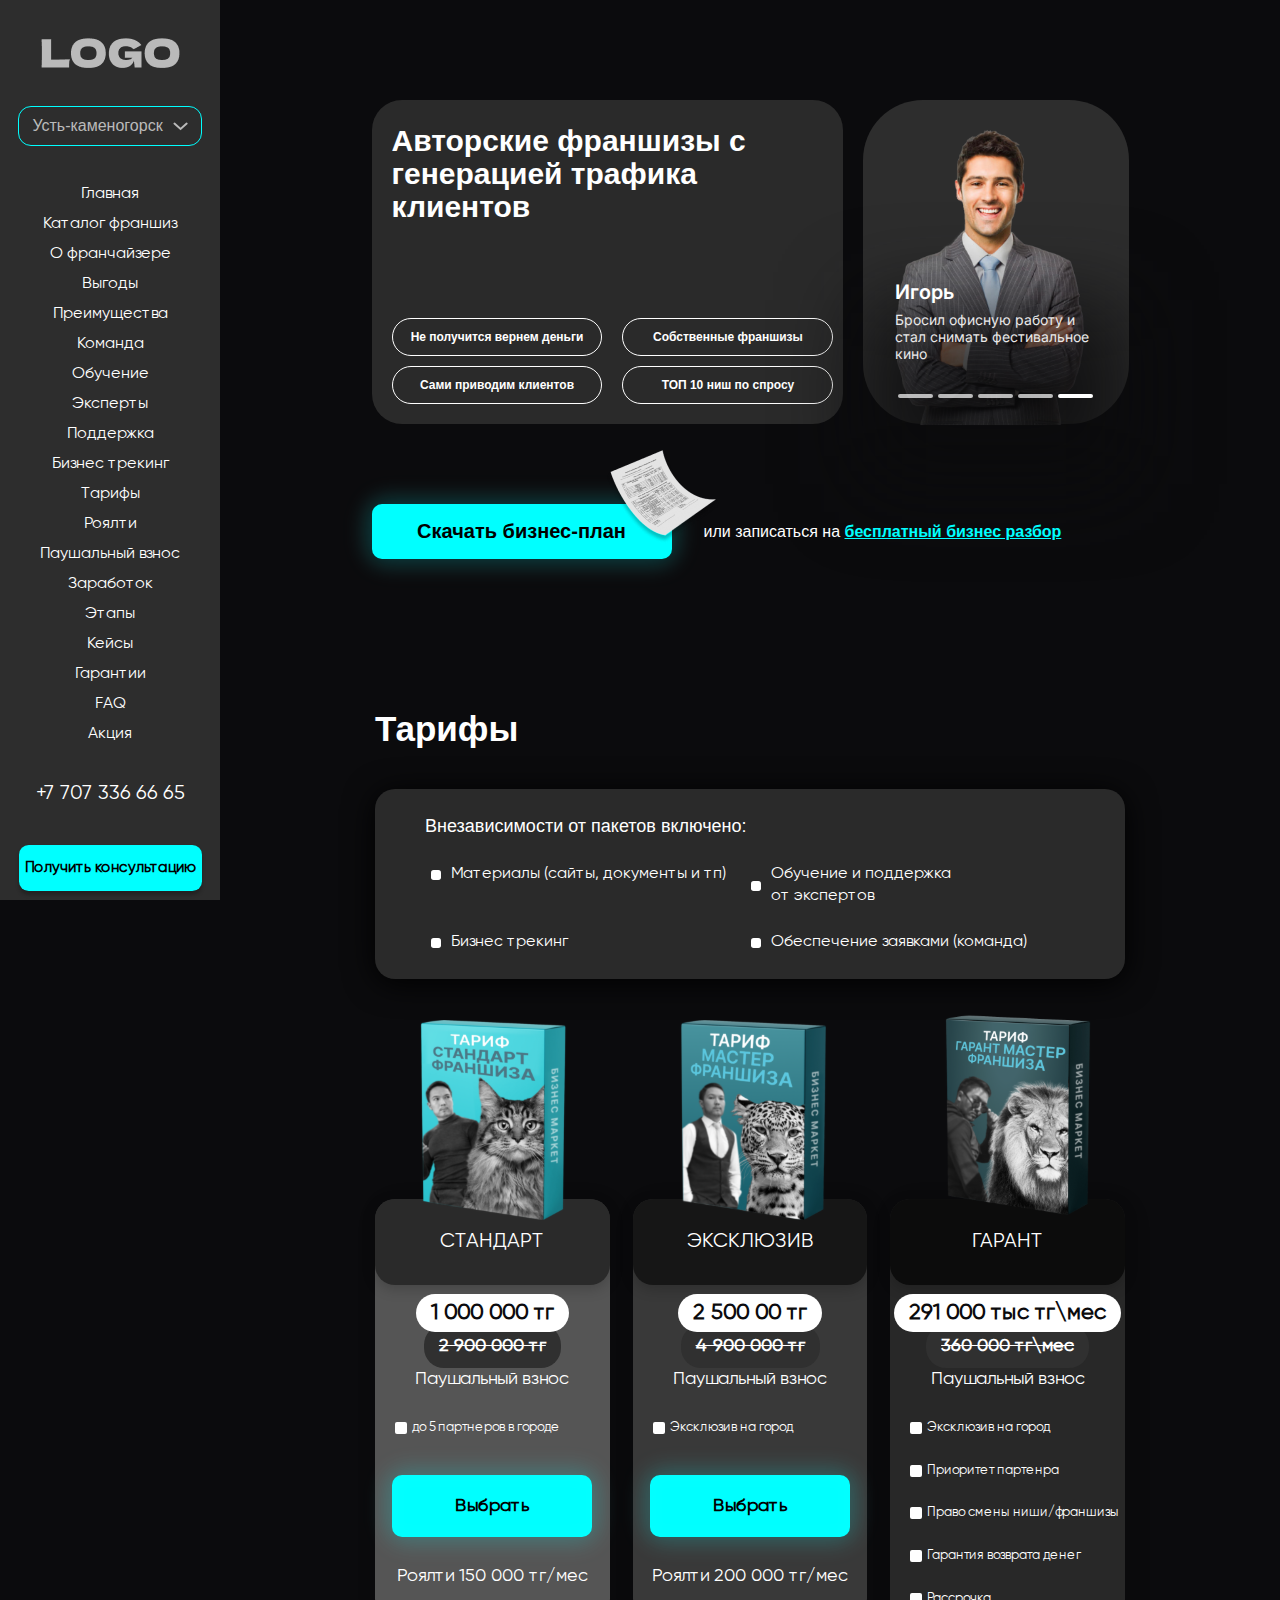
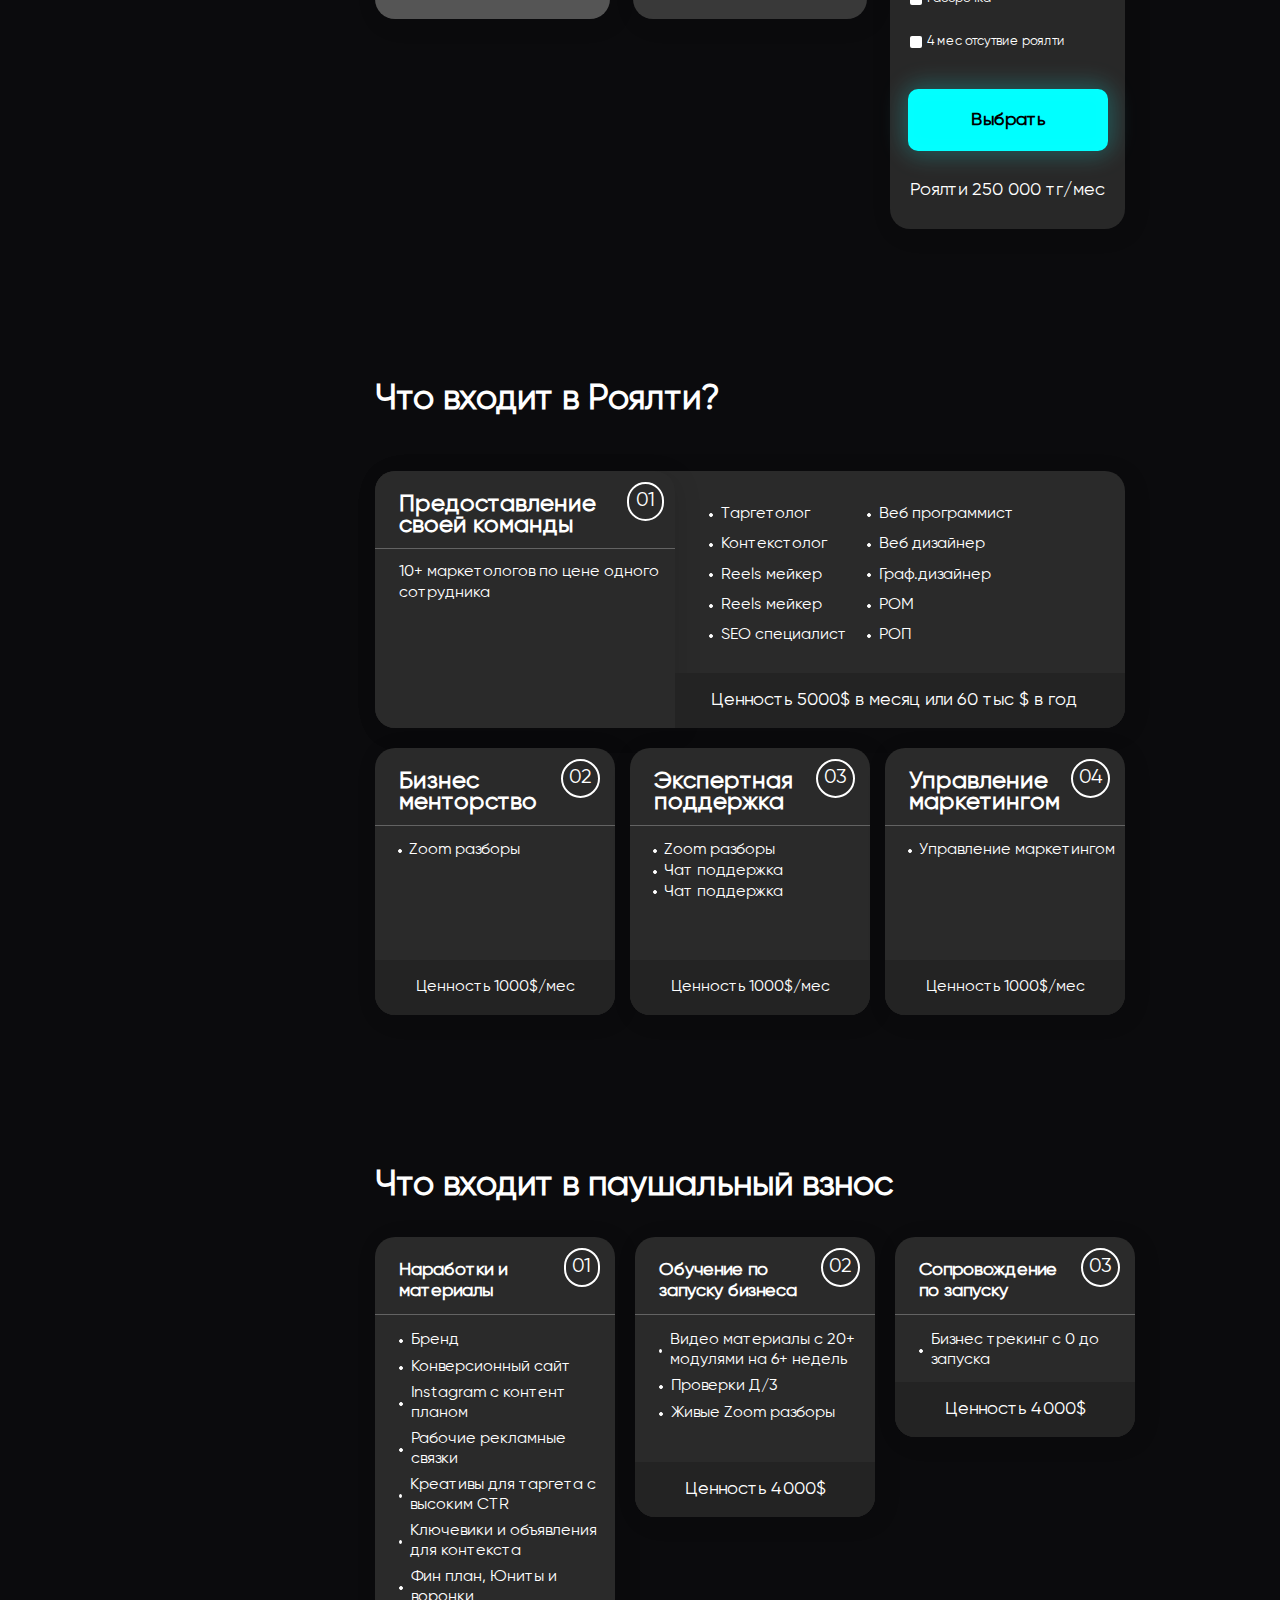
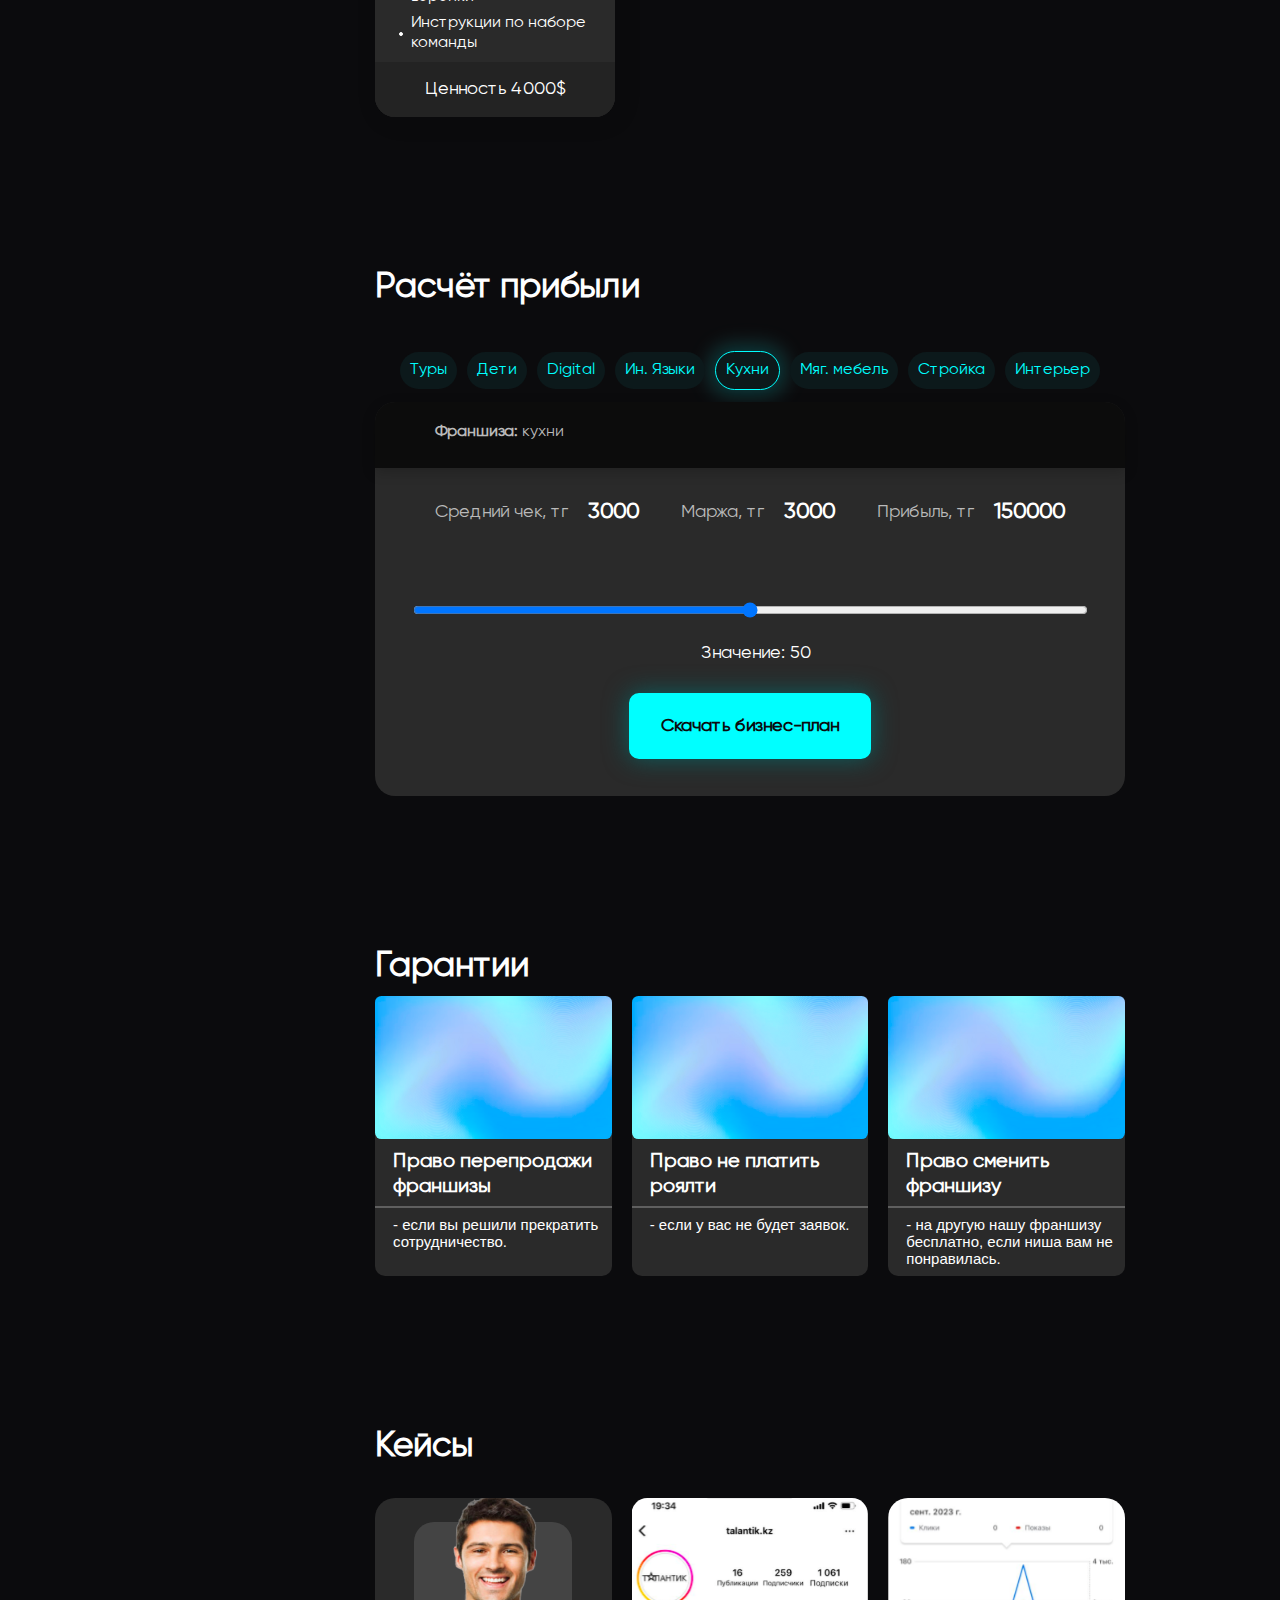
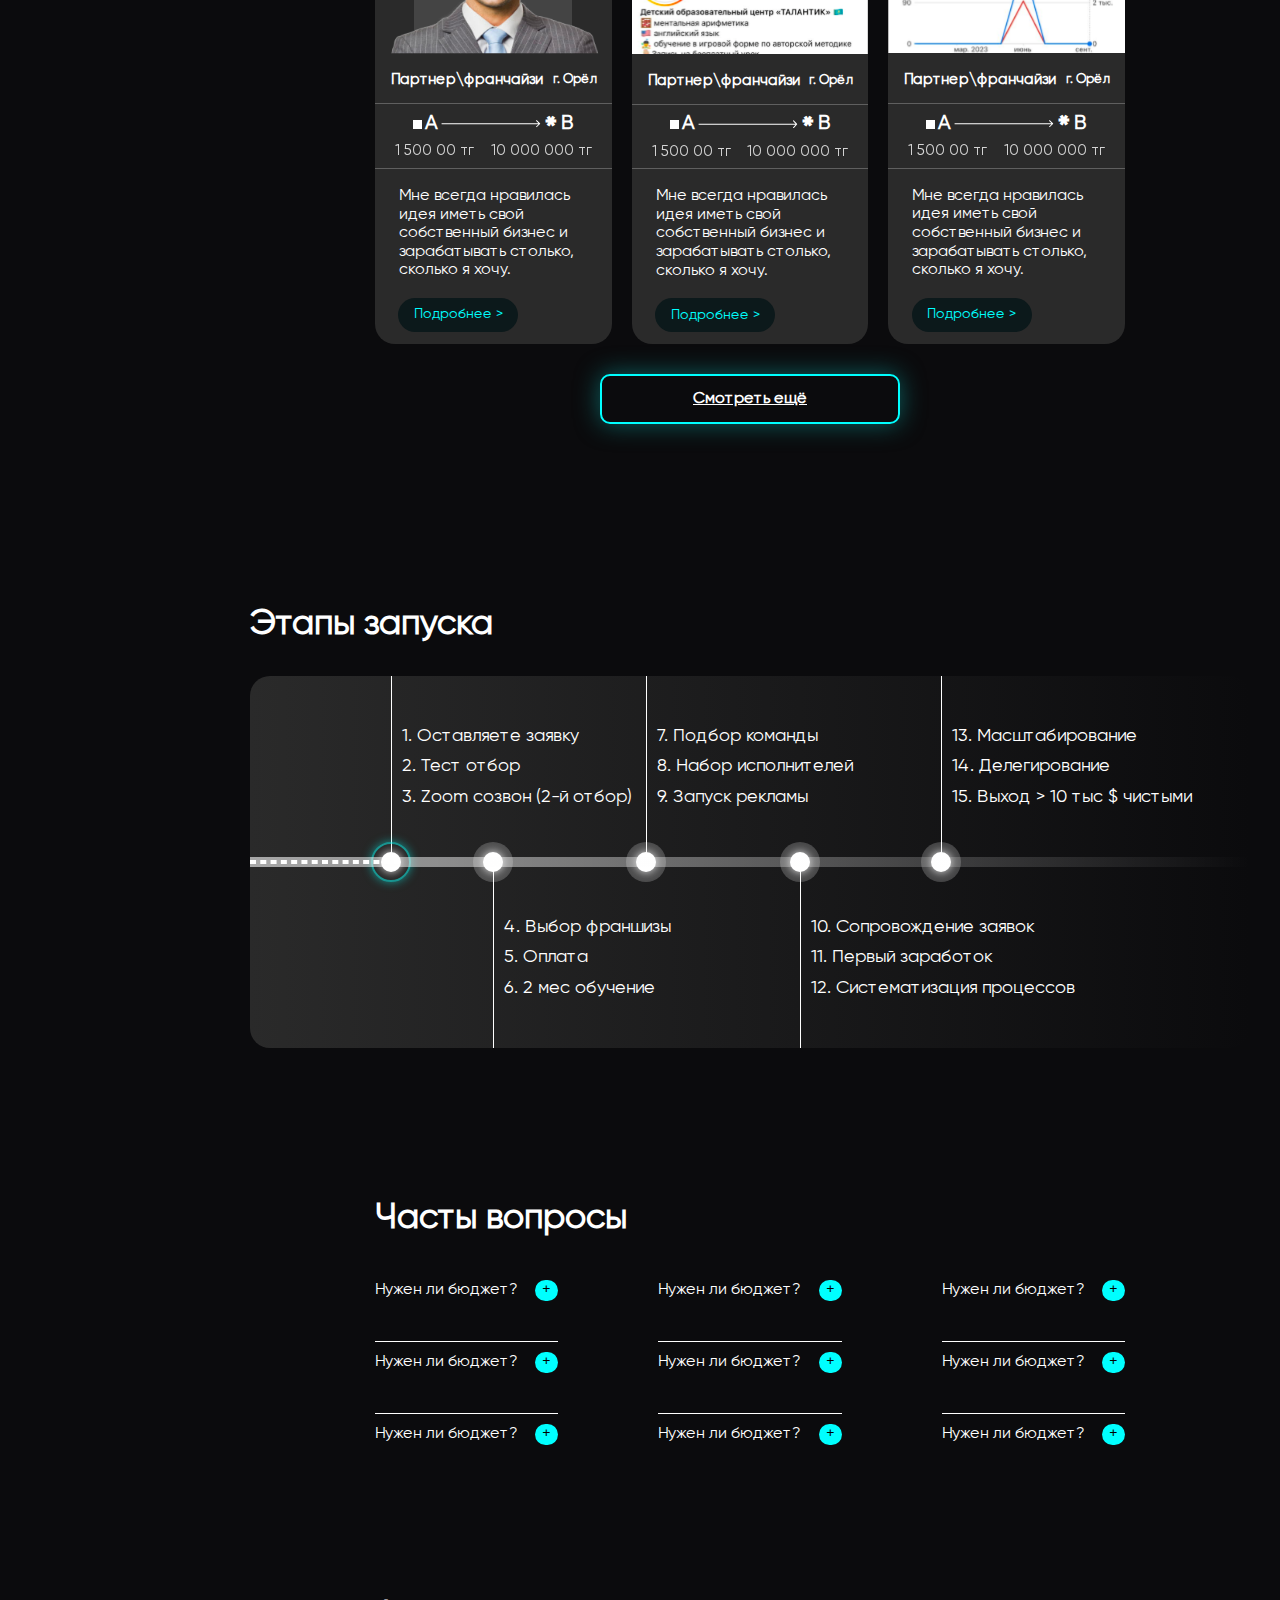
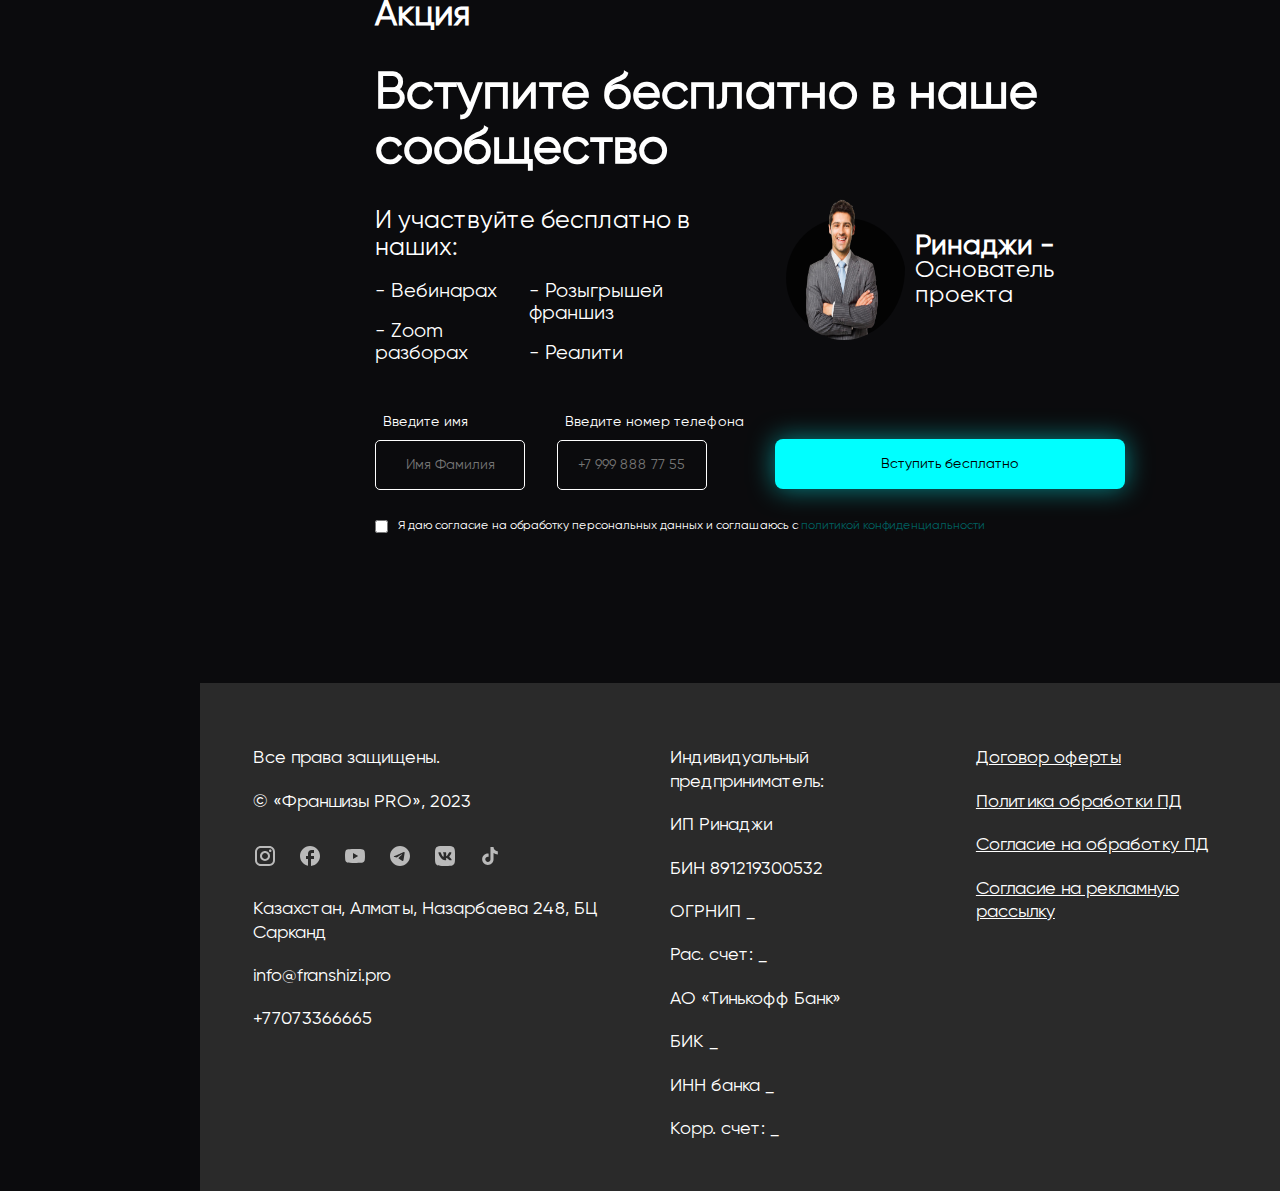
<file: Главная страница/index.html>
<!DOCTYPE html>
<html lang="en">

<head>
    <meta charset="UTF-8" />
    <meta name="viewport" content="width=device-width, initial-scale=1.0" />
    <meta http-equiv="X-UA-Compatible" content="ie=edge" />
    <link rel="preconnect" href="https://fonts.googleapis.com" />
    <link rel="preconnect" href="https://fonts.gstatic.com" crossorigin="" />
    <link
        href="https://fonts.googleapis.com/css2?family=Bebas+Neue&amp;family=Dela+Gothic+One&amp;family=Inter:wght@400;600&amp;family=Manrope:wght@600&amp;family=Montserrat:wght@500;600&amp;display=swap"
        rel="stylesheet" />
    <link rel="stylesheet" href="./css/reset.css">
    <link rel="stylesheet" href="./css/fonts.css">
    <link rel="stylesheet" href="./css/index.css" />

    <title>Главная</title>
</head>

<body>
    <div class="wrapper">
        <nav class="navbar">
            <div class="navbar__container">
                <div class="navbar__logo">
                    <img src="./img/logo.png" alt="logo">
                </div>
                <button class="navbar__city">
                    <div>
                        <span>Усть-каменогорск</span>
                        <img src="./img/icons/arrow_down.svg" alt="arrow_down">
                    </div>
                </button>
                <ul class="navbar__list">
                    <li><a class="navbar__item" href="#" data-section="home">Главная</a></li>
                    <li><a href="index.html#">Каталог франшиз</a></li>
                    <li><a href="index.html#">О франчайзере</a></li>
                    <li><a href="index.html#">Выгоды</a></li>
                    <li><a href="index.html#">Преимущества</a></li>
                    <li><a href="index.html#">Команда</a></li>
                    <li><a href="index.html#">Обучение</a></li>
                    <li><a href="index.html#">Эксперты</a></li>
                    <li><a href="index.html#">Поддержка</a></li>
                    <li><a href="index.html#">Бизнес трекинг</a></li>
                    <li><a class="navbar__item" href="#" data-section="rates">Тарифы</a></li>
                    <li><a class="navbar__item" href="#" data-section="royalty">Роялти</a></li>
                    <li><a class="navbar__item" href="#" data-section="poush">Паушальный взнос</a></li>
                    <li><a class="navbar__item" href="#" data-section="profit">Заработок</a></li>
                    <li><a class="navbar__item" href="#" data-section="steps">Этапы</a></li>
                    <li><a class="navbar__item" href="#" data-section="case">Кейсы</a></li>
                    <li><a class="navbar__item" href="#" data-section="guarantees">Гарантии</a></li>
                    <li><a class="navbar__item" href="#" data-section="faq">FAQ</a></li>
                    <li><a class="navbar__item" href="#" data-section="share">Акция</a></li>
                </ul>
                <p class="navbar__phone">+7 707 336 66 65</p>
                <div class="navbar__buttons">
                    <button class="navbar__button-active">
                        Получить консультацию
                    </button>
                    <button>
                        Whatsapp
                    </button>
                </div>
            </div>
        </nav>
        <main class="main">
            <section class="trafficGeneration" id="home">
                <div class="trafficGeneration__container">
                    <div class="trafficGeneration__info">
                        <div class="trafficGeneration__subcontainer">
                            <h1>Авторские франшизы с генерацией трафика клиентов</h1>
                            <div class="trafficGeneration__subcontainer-grid">
                                <div class="trafficGeneration__subcontainer-row">
                                    <div>Не получится вернем деньги</div>
                                    <div>Собственные франшизы</div>
                                </div>
                                <div class="trafficGeneration__subcontainer-row">
                                    <div>Сами приводим клиентов</div>
                                    <div>ТОП 10 ниш по спросу</div>
                                </div>
                            </div>
                        </div>
                        <div class="trafficGeneration__imgcontainer">

                            <div><img src="./img/photo1.png" alt="cute_manager_IGOR"></div>
                            <div class="trafficGeneration__imgcontainer-content">
                                <div class="trafficGeneration__imgcontainer-text">
                                    <h1>Игорь</h1>
                                    <p>Бросил офисную работу и стал снимать фестивальное кино</p>
                                </div>
                                <div class="trafficGeneration__imgcontainer-row">
                                    <div></div>
                                    <div></div>
                                    <div></div>
                                    <div></div>
                                    <div class="trafficGeneration__imgcontainer-row-active"></div>
                                </div>

                            </div>
                            <div class="trafficGeneration__imgcontainer-blur"></div>

                        </div>
                    </div>
                    <div class="trafficGeneration__button">
                        <button class="trafficGeneration__btn">Скачать бизнес-план</button>
                        <img src="./img/small_list.png" alt="list">
                        <p>или записаться на <a href="">бесплатный бизнес разбор</a></p>
                    </div>
                </div>
            </section>
             <section class="rates" id="rates">
                <div class="rates__container">
                    <h1 class="rates__title">Тарифы</h1>
                    <div class="rates__info">
                        <h1>Внезависимости от пакетов включено:</h1>
                        <div class="rates__info-grid">
                            <div class="rates__info-row">
                                <div class="rates__info-item">
                                    <div></div>
                                    <p>Материалы (сайты, документы и тп)</p>
                                </div>
                                <div class="rates__info-item">
                                    <div></div>
                                    <p>Обучение и поддержка от экспертов</p>
                                </div>
                            </div>
                            <div class="rates__info-row">
                                <div class="rates__info-item">
                                    <div></div>
                                    <p>Бизнес трекинг</p>
                                </div>
                                <div class="rates__info-item">
                                    <div></div>
                                    <p>Обеспечение заявками (команда)</p>
                                </div>
                            </div>
                        </div>
                    </div>
                    <div class="rates__content">
                        <div class="rates__content-card card__standart">
                            <img src="./img/rates.svg" alt="">
                            <div class="rates__content-title standart">
                                <h1>СТАНДАРТ</h1>
                            </div>
                            <div class="rates__content-price">
                                <p class="rates__content-price-now">1 000 000 тг</p>
                                <p class="rates__content-price-past">2 900 000 тг</p>
                            </div>
                            <div class="disc__standart rates__content-disc ">
                                <p class="rates__content-contribution">Паушальный взнос</p>
                                <div class="rates__content-info">
                                    <div class="rates__content-info-element">
                                        <div></div>
                                        <p>до 5 партнеров в городе</p>
                                    </div>
                                </div>
                                <button class="rates__content-disc-button">Выбрать</button>
                                <p class="rates__content-royalty">Роялти 150 000 тг/мес</p>
                            </div>
                        </div>
                        <div class="rates__content-card card__exclusive">
                            <img src="./img/Frame exclus.svg" alt="">
                            <div class="rates__content-title exclusive">
                                <h1>ЭКСКЛЮЗИВ</h1>
                            </div>
                            <div class="rates__content-price">
                                <p class="rates__content-price-now">2 500 00 тг</p>
                                <p class="rates__content-price-past">4 900 000 тг</p>
                            </div>
                            <div class="disc__exclusive rates__content-disc ">
                                <p class="rates__content-contribution">Паушальный взнос</p>
                                <div class="rates__content-info">
                                    <div class="rates__content-info-element">
                                        <div></div>
                                        <p>Эксклюзив на город</p>
                                    </div>
                                </div>
                                <button class="rates__content-disc-button">Выбрать</button>
                                <p class="rates__content-royalty">Роялти 200 000 тг/мес</p>
                            </div>
                        </div>
                        <div class="rates__content-card card__garant">
                            <img src="./img/Frame gar.svg" alt="">
                            <div class="rates__content-title garant">
                                <h1>ГАРАНТ</h1>
                            </div>
                            <div class="rates__content-price">
                                <p class="rates__content-price-now">291 000 тыс тг\мес</p>
                                <p class="rates__content-price-past">360 000 тг\мес</p>
                            </div>
                            <div class="disc__garant rates__content-disc ">
                                <p class="rates__content-contribution">Паушальный взнос</p>
                                <div class="rates__content-info">
                                    <div class="rates__content-info-element">
                                        <div></div>
                                        <p>Эксклюзив на город</p>
                                    </div>
                                    <div class="rates__content-info-element">
                                        <div></div>
                                        <p>Приоритет партенра</p>
                                    </div>
                                    <div class="rates__content-info-element">
                                        <div></div>
                                        <p>Право смены ниши/франшизы</p>
                                    </div>
                                    <div class="rates__content-info-element">
                                        <div></div>
                                        <p>Гарантия возврата денег</p>
                                    </div>
                                    <div class="rates__content-info-element">
                                        <div></div>
                                        <p>Рассрочка</p>
                                    </div>
                                    <div class="rates__content-info-element">
                                        <div></div>
                                        <p>4 мес отсутвие роялти</p>
                                    </div>
                                </div>
                                <button class="rates__content-disc-button">Выбрать</button>
                                <p class="rates__content-royalty">Роялти 250 000 тг/мес</p>
                            </div>
                        </div>
                    </div>
                </div>
            </section>
             <section class="royalty" id="royalty">
                <div class="royalty__container">
                    <h1 class="royalty__title">Что входит в Роялти?</h1>
                    <div class="card__team">
                        <div class="card__team-title">
                            <div class="card__team-title-head">
                                <h1 class="card__team-title-head1">Предоставление своей команды</h1>
                                <p class="card__team-title-head-number">01</p>
                            </div>
                            <p class="card__team-title-disc">10+ маркетологов по цене одного сотрудника</p>
                        </div>
                        <div class="card__team-disc">
                            <div class="card__rows">
                                <div class="card__row">
                                    <div class="card__row-item">
                                        <div class="card__row-circle"></div>
                                        <p>Таргетолог</p>
                                    </div>
                                    <div class="card__row-item">
                                        <div class="card__row-circle"></div>
                                        <p>Контекстолог</p>
                                    </div>
                                    <div class="card__row-item">
                                        <div class="card__row-circle"></div>
                                        <p>Reels мейкер</p>
                                    </div>
                                    <div class="card__row-item">
                                        <div class="card__row-circle"></div>
                                        <p>Reels мейкер</p>
                                    </div>
                                    <div class="card__row-item">
                                        <div class="card__row-circle"></div>
                                        <p>SEO специалист</p>
                                    </div>
                                </div>
                                <div class="card__row">
                                    <div class="card__row-item">
                                        <div class="card__row-circle"></div>
                                        <p>Веб программист</p>
                                    </div>
                                    <div class="card__row-item">
                                        <div class="card__row-circle"></div>
                                        <p>Веб дизайнер</p>
                                    </div>
                                    <div class="card__row-item">
                                        <div class="card__row-circle"></div>
                                        <p>Граф.дизайнер</p>
                                    </div>
                                    <div class="card__row-item">
                                        <div class="card__row-circle"></div>
                                        <p>РОМ</p>
                                    </div>
                                    <div class="card__row-item">
                                        <div class="card__row-circle"></div>
                                        <p>РОП</p>
                                    </div>
                                </div>
                            </div>
                            <div class="card__team-disc-foot">
                                <p>Ценность 5000$ в месяц или 60 тыс $ в год</p>
                            </div>
                        </div>
                    </div>
                    <div class="royalty__cards">
                        <div class="royalty__card card__bus">
                            <div class="royalty__card-title-head">
                                <h1 class="royalty__card-title-head1">Бизнес менторство</h1>
                                <p class="royalty__card-title-head-number">02</p>
                            </div>
                            <div class="royalty__card-disc">
                                <div class="royalty__card-disc-info">
                                    <div class="card__row-circle"></div>
                                    <p>Zoom разборы</p>
                                </div>

                            </div>
                            <div class="royalty__card-foot">
                                <p>Ценность 1000$/мес</p>
                            </div>
                        </div>
                        <div class="royalty__card card__sup">
                            <div class="royalty__card-title-head">
                                <h1 class="royalty__card-title-head1">Экспертная поддержка</h1>
                                <p class="royalty__card-title-head-number">03</p>
                            </div>
                            <div class="royalty__card-disc">
                                <div class="royalty__card-disc-info">
                                    <div class="card__row-circle"></div>
                                    <p>Zoom разборы</p>
                                </div>
                                <div class="royalty__card-disc-info">
                                    <div class="card__row-circle"></div>
                                    <p>Чат поддержка</p>
                                </div>
                                <div class="royalty__card-disc-info">
                                    <div class="card__row-circle"></div>
                                    <p>Чат поддержка</p>
                                </div>

                            </div>
                            <div class="royalty__card-foot">
                                <p>Ценность 1000$/мес</p>
                            </div>
                        </div>
                        <div class="royalty__card card__mark">
                            <div class="royalty__card-title-head">
                                <h1 class="royalty__card-title-head1">Управление маркетингом</h1>
                                <p class="royalty__card-title-head-number">04</p>
                            </div>
                            <div class="royalty__card-disc">
                                <div class="royalty__card-disc-info">
                                    <div class="card__row-circle"></div>
                                    <p>Управление маркетингом</p>
                                </div>

                            </div>
                            <div class="royalty__card-foot">
                                <p>Ценность 1000$/мес</p>
                            </div>
                        </div>
                    </div>
                </div>
            </section>
            <section class="poush" id="poush">
                <div class="poush__container">
                    <h1 class="poush__title">Что входит в паушальный взнос</h1>
                    <div class="poush__list">
                        <div class="poush__item poush__mat">
                            <div class="poush__item-title">
                                <h1 class="poush__item-title-text">Наработки и материалы</h1>
                                <p class="poush__item-title-number">01</p>
                            </div>
                            <div class="poush__item-disc">
                                <div class="card__row-item">
                                    <div class="card__row-circle"></div>
                                    <p>Бренд</p>
                                </div>
                                <div class="card__row-item">
                                    <div class="card__row-circle"></div>
                                    <p>Конверсионный сайт</p>
                                </div>
                                <div class="card__row-item">
                                    <div class="card__row-circle"></div>
                                    <p>Instagram с контент планом</p>
                                </div>
                                <div class="card__row-item">
                                    <div class="card__row-circle"></div>
                                    <p>Рабочие рекламные связки</p>
                                </div>
                                <div class="card__row-item">
                                    <div class="card__row-circle"></div>
                                    <p>Креативы для таргета с высоким CTR</p>
                                </div>
                                <div class="card__row-item">
                                    <div class="card__row-circle"></div>
                                    <p>Ключевики и объявления для контекста</p>
                                </div>
                                <div class="card__row-item">
                                    <div class="card__row-circle"></div>
                                    <p>Фин план, Юниты и воронки</p>
                                </div>
                                <div class="card__row-item">
                                    <div class="card__row-circle"></div>
                                    <p>Инструкции по наборе команды</p>
                                </div>

                            </div>
                            <div class="poush__item-price">
                                <p>Ценность 4000$</p>
                            </div>
                        </div>
                        <div class="poush__item poush__bis">
                            <div class="poush__item-title">
                                <h1 class="poush__item-title-text">Обучение по запуску бизнеса</h1>
                                <p class="poush__item-title-number">02</p>
                            </div>
                            <div class="poush__item-disc">
                                <div class="card__row-item">
                                    <div class="card__row-circle"></div>
                                    <p>Видео материалы с 20+ модулями на 6+ недель</p>
                                </div>
                                <div class="card__row-item">
                                    <div class="card__row-circle"></div>
                                    <p>Проверки Д/3</p>
                                </div>
                                <div class="card__row-item">
                                    <div class="card__row-circle"></div>
                                    <p>Живые Zoom разборы</p>
                                </div>
                            </div>
                            <div class="poush__item-price">
                                <p>Ценность 4000$</p>
                            </div>
                        </div>
                        <div class="poush__item poush__start">
                            <div class="poush__item-title">
                                <h1 class="poush__item-title-text">Сопровождение по запуску</h1>
                                <p class="poush__item-title-number">03</p>
                            </div>
                            <div class="poush__item-disc">
                                <div class="card__row-item">
                                    <div class="card__row-circle"></div>
                                    <p>Бизнес трекинг с 0 до запуска</p>
                                </div>
                            </div>
                            <div class="poush__item-price">
                                <p>Ценность 4000$</p>
                            </div>
                        </div>
                    </div>
                </div>
            </section> 
             <section class="profit" id="profit">
                <div class="profit__container">
                    <h1 class="profit__title">Расчёт прибыли</h1>
                    <div class="profit__func">
                        <p class="profit__func-var" onclick="toggleActive(this)">Туры</p>
                        <p class="profit__func-var" onclick="toggleActive(this)">Дети</p>
                        <p class="profit__func-var" onclick="toggleActive(this)">Digital</p>
                        <p class="profit__func-var" onclick="toggleActive(this)">Ин. Языки</p>
                        <p class="profit__func-var activeProfit" onclick="toggleActive(this)">Кухни</p>
                        <p class="profit__func-var" onclick="toggleActive(this)">Мяг. мебель</p>
                        <p class="profit__func-var" onclick="toggleActive(this)">Стройка</p>
                        <p class="profit__func-var" onclick="toggleActive(this)">Интерьер</p>
                    </div>
                    <div class="profit__content">
                        <div class="profit__content-title">
                            <p> Франшиза: <span>кухни</span> </p>
                        </div>
                        <div class="profit__content-calc">
                            <div class="profit__content-calc-info">
                                <div>
                                    <p>Средний чек, тг</p>
                                    <span>3000</span>
                                </div>

                                <div>
                                    <p>Маржа, тг</p>
                                    <span id="marga">3000</span>
                                </div>
                                <div>
                                    <p>Прибыль, тг</p>
                                    <span id="summa">3000</span>
                                </div>
                            </div>
                            <div class="profit__content-calc-slider">
                                <input type="range" min="0" max="100" value="50" class="slider" id="mySlider">
                                <div class="slider-container">
                                    <p class="profit__slider">
                                        Значение: <span id="sliderText">15</span>
                                    </p>
                                </div>
                            </div>
                            <div class="profit__content-calc-btn">
                                <button>Скачать бизнес-план</button>
                            </div>
                        </div>
                    </div>
                </div>
            </section>
            <section class="guarantees" id="guarantees">
                <div class="guarantess__container">
                    <h1 class="guarantess__title">Гарантии</h1>

                    <div class="gurantess__row">
                        <div class="guarantess__card">
                            <img src="./img/guarants.svg" alt="">
                            <h1>Право перепродажи франшизы</h1>
                            <div></div>
                            <p>- если вы решили прекратить сотрудничество.</p>
                        </div>
                        <div class="guarantess__card">
                            <img src="./img/guarants.svg" alt="">
                            <h1>Право не платить роялти</h1>
                            <div></div>
                            <p>- если у вас не будет заявок.</p>
                        </div>
                        <div class="guarantess__card">
                            <img src="./img/guarants.svg" alt="">
                            <h1>Право сменить
                                франшизу</h1>
                            <div></div>
                            <p>- на другую нашу франшизу бесплатно, если ниша вам не понравилась.</p>
                        </div>
                    </div>
                </div>

            </section>  
            <section class="case" id="case">
                <div class="case__container">
                    <h1 class="case__title">Кейсы</h1>
                    <div class="case__list">
                        <div class="case__card">
                            <div class="case__card-img">
                                <img class="case__card-image1" src="/Главная страница/img/case_1 1.svg" alt="">
                                <div class="case__card-img-back"></div>
                            </div>
                            <div class="case__card-info">
                                <div class="case__card-title">
                                    <p class="case__card-title-text">Партнер\франчайзи</p>
                                    <p class="case__card-title-city"> г. Орёл</p>

                                </div>
                                <div class="case__line"></div>
                                <div class="case__card-profit">
                                    <div class="case__card-profit-info">
                                        <div class="square"></div>
                                        <p>A</p>
                                        <img src="/Главная страница/img/Vector 16.svg" alt="">
                                        <p class="star">*</p>
                                        <p>B</p>
                                    </div>
                                    <div class="case__card-proft-price">
                                        <p>1 500 00 тг</p>
                                        <p>10 000 000 тг</p>
                                    </div>
                                </div>
                                <div class="case__line"></div>
                                <div class="case__card-disc">
                                    Мне всегда нравилась идея иметь свой собственный бизнес и зарабатывать столько,
                                    сколько я хочу.
                                </div>

                                <button class="case__card-btn">Подробнее ></button>
                            </div>
                        </div>
                        <div class="case__card">
                            <div class="case__card-img">
                                <img src="/Главная страница/img/case_2.svg" alt="">
                            </div>
                            <div class="case__card-info">
                                <div class="case__card-title">
                                    <p class="case__card-title-text">Партнер\франчайзи</p>
                                    <p class="case__card-title-city"> г. Орёл</p>
                                </div>
                                <div class="case__line"></div>
                                <div class="case__card-profit">
                                    <div class="case__card-profit-info">
                                        <div class="square"></div>
                                        <p>A</p>
                                        <img src="/Главная страница/img/Vector 16.svg" alt="">
                                        <p class="star">*</p>
                                        <p>B</p>
                                    </div>
                                    <div class="case__card-proft-price">
                                        <p>1 500 00 тг</p>
                                        <p>10 000 000 тг</p>
                                    </div>
                                </div>
                                <div class="case__line"></div>
                                <div class="case__card-disc">
                                    Мне всегда нравилась идея иметь свой собственный бизнес и зарабатывать столько,
                                    сколько
                                    я хочу.
                                </div>
                                <button class="case__card-btn">Подробнее ></button>
                            </div>

                        </div>
                        <div class="case__card">
                            <div class="case__card-img">
                                <img class="case__card-image3" src="/Главная страница/img/case_3.svg" alt="">
                            </div>
                            <div class="case__card-info">
                                <div class="case__card-title">
                                    <p class="case__card-title-text">Партнер\франчайзи</p>
                                    <p class="case__card-title-city"> г. Орёл</p>
                                </div>
                                <div class="case__line"></div>
                                <div class="case__card-profit">
                                    <div class="case__card-profit-info">
                                        <div class="square"></div>
                                        <p>A</p>
                                        <img src="/Главная страница/img/Vector 16.svg" alt="">
                                        <p class="star">*</p>
                                        <p>B</p>
                                    </div>
                                    <div class="case__card-proft-price">
                                        <p>1 500 00 тг</p>
                                        <p>10 000 000 тг</p>
                                    </div>
                                </div> 
                                <div class="case__line"></div>
                                <div class="case__card-disc">
                                    Мне всегда нравилась идея иметь свой собственный бизнес и зарабатывать столько,
                                    сколько
                                    я хочу.
                                </div>

                                <button class="case__card-btn">Подробнее ></button>
                            </div>
                        </div>
                    </div>
                    <div class="case__more">
                        <button class="case__more-btn"> Смотреть ещё</button>
                    </div>
                </div>
            </section> 
            <section class="steps" id="steps">
                <div class="steps__container">
                    <h1 class="steps__title">Этапы запуска</h1>
                    <div class="steps__item">
                        <div class="steps__lines">
                            <div class="steps__line-small-top"></div>
                            <div class="steps__text">
                                <p class="step1">1. Оставляете заявку</p>
                                <p class="step2">2. Тест отбор</p>
                                <p class="step3">3. Zoom созвон (2-й отбор)</p>
                            </div>
                            <div class="steps__line-small-top1"></div>
                            <div class="steps__text">
                                <p class="step1">7. Подбор команды</p>
                                <p class="step2">8. Набор исполнителей</p>
                                <p class="step3">9. Запуск рекламы</p>
                            </div>
                            <div class="steps__line-small-top2"></div>
                            <div class="steps__text ">
                                <p class="step1 uni__text">13. Масштабирование</p>
                                <p class="step2 uni__text">14. Делегирование</p>
                                <p class="step3 uni__text">15. Выход > 10 тыс $ чистыми</p>
                            </div> 
                        </div>
                        <div class="main__lines">
                            <div class="dashed__line"></div>
                            <div class="steps__line">
                            </div>
                            <div class="steps__circle"></div>
                            <div class="steps__circle1"></div>
                            <div class="steps__circle2 circle"></div>
                            <div class="steps__circle3 circle"></div>
                            <div class="steps__circle4 circle"></div>
                            <div class="steps__line1">
                            </div>
                        </div>
                        <div class="steps__lines">
                            <div class="steps__line-small-btm"></div>
                            <div class="steps__text">
                                <p class="step1">4. Выбор франшизы</p>
                                <p class="step2">5. Оплата</p>
                                <p class="step3">6. 2 мес обучение</p>
                            </div>
                            <div class="steps__line-small-btm1"></div>
                            <div class="steps__text">
                                <p class="step1">10. Сопровождение заявок</p>
                                <p class="step2">11. Первый заработок</p>
                                <p class="step3">12. Систематизация процессов</p>
                            </div>
                        </div>
                    </div>
                </div>
            </section>
             <section class="faq" id="faq">
                <div class="faq__container">
                    <h1 class="faq__title">Часты вопросы</h1>
                    <div class="faq__rows">
                        <div class="faq__row">
                            <div class="faq__row__item">
                                <div class="faq__row__title">
                                    <h2>Нужен ли бюджет?</h2>
                                    <p>+</p>
                                </div>
                                <div class="faq__row__disc">
                                    <p>Lorem Ipsum is simply dummy text of the printing and typesetting industry. Lorem Ipsum has been </p>
                                </div>
                            </div>
                            <div class="faq__row__item">
                                <div class="faq__row__title">
                                    <h2>Нужен ли бюджет?</h2>
                                    <p>+</p>
                                </div>
                                <div class="faq__row__disc">
                                    <p>Lorem Ipsum is simply dummy text of the printing and typesetting industry. Lorem Ipsum has been </p>
                                </div>
                            </div>
                            <div class="faq__row__item">
                                <div class="faq__row__title">
                                    <h2>Нужен ли бюджет?</h2>
                                    <p>+</p>
                                </div>
                                <div class="faq__row__disc">
                                    <p>Lorem Ipsum is simply dummy text of the printing and typesetting industry. Lorem Ipsum has been </p>
                                </div>
                            </div>
                        </div>
                        <div class="faq__row">
                            <div class="faq__row__item">
                                <div class="faq__row__title">
                                    <h2>Нужен ли бюджет?</h2>
                                    <p>+</p>
                                </div>
                                <div class="faq__row__disc">
                                    <p>Lorem Ipsum is simply dummy text of the printing and typesetting industry. Lorem Ipsum has been </p>
                                </div>
                            </div>
                            <div class="faq__row__item">
                                <div class="faq__row__title">
                                    <h2>Нужен ли бюджет?</h2>
                                    <p>+</p>
                                </div>
                                <div class="faq__row__disc">
                                    <p>Lorem Ipsum is simply dummy text of the printing and typesetting industry. Lorem Ipsum has been </p>
                                </div>
                            </div>
                            <div class="faq__row__item">
                                <div class="faq__row__title">
                                    <h2>Нужен ли бюджет?</h2>
                                    <p>+</p>
                                </div>
                                <div class="faq__row__disc">
                                    <p>Lorem Ipsum is simply dummy text of the printing and typesetting industry. Lorem Ipsum has been </p>
                                </div>
                            </div>
                        </div>
                        <div class="faq__row">
                            <div class="faq__row__item">
                                <div class="faq__row__title">
                                    <h2>Нужен ли бюджет?</h2>
                                    <p>+</p>
                                </div>
                                <div class="faq__row__disc">
                                    <p>Lorem Ipsum is simply dummy text of the printing and typesetting industry. Lorem Ipsum has been </p>
                                </div>
                            </div>
                            <div class="faq__row__item">
                                <div class="faq__row__title">
                                    <h2>Нужен ли бюджет?</h2>
                                    <p>+</p>
                                </div>
                                <div class="faq__row__disc">
                                    <p>Lorem Ipsum is simply dummy text of the printing and typesetting industry. Lorem Ipsum has been </p>
                                </div>
                            </div>
                            <div class="faq__row__item">
                                <div class="faq__row__title">
                                    <h2>Нужен ли бюджет?</h2>
                                    <p>+</p>
                                </div>
                                <div class="faq__row__disc">
                                    <p>Lorem Ipsum is simply dummy text of the printing and typesetting industry. Lorem Ipsum has been </p>
                                </div>
                            </div>
                        </div>
                    </div>
                    
                </div>
            </section>
            <section class="share" id="share">
                <div class="share__container">
                    <h1 class="share__title">Акция</h1>
                    <div class="share__info">
                        <h2>Вступите бесплатно в наше сообщество</h2>
                        <div class="share__info__card">
                            <div class="share__info__card__text">
                                <p>И участвуйте бесплатно в наших:</p>
                                <div class="share__info__card__disc">
                                    <div class="share__info__card__disc__row">
                                        <p>- Вебинарах</p>
                                        <p>- Zoom разборах</p>
                                    </div>
                                    <div class="share__info__card__disc__row">
                                        <p>- Розыгрышей франшиз </p>
                                        <p>- Реалити</p>
                                    </div>
                                </div>
                            </div>
                            <div class="share__info__card__owner">
                                <div class="share__img__container">
                                    <img class="share__image__container" src="/Главная страница/img/photo1.png" alt="">
                                    <div class="share__img__circle"></div>
                                </div>
                                <div class="share__info__card__owner__text">
                                    <h1>Ринаджи - </h1>
                                    <p>Основатель проекта</p>
                                </div>
                            </div>
                        </div>
                        <div class="share__info__input">
                            <div class="share__input__name">
                                <p>Введите имя</p>
                                <input type="text" name="" id="name" placeholder="Имя Фамилия">
                            </div>
                            <div class="share__input__name">
                                <p>Введите номер телефона</p>
                                <input type="text" name="" id="phone" placeholder="+7 999 888 77 55">
                            </div>
                            <button class="share__info__button">Вступить бесплатно</button>
                        </div>
                        <div class="share__agree">
                            <input type="checkbox">
                            <p>Я даю согласие на обработку персональных данных и соглашаюсь с <a class="share__agree__link" href="#">политикой конфиденциальности</a></p>
                        </div>
                    </div>
                </div>
            </section>
        </main>
    </div>
    <footer class="footer">
        <div class="footer__row">
            <p>Все права защищены.</p>
            <p>© «Франшизы PRO», 2023</p>
            <div class="footer__row__img">
                <a href="#"><img src="/Главная страница/img/mdi_instagram.svg" alt=""></a>
                <a href="#"><img src="/Главная страница/img/ic_baseline-facebook.svg" alt=""></a>
                <a href="#"><img src="/Главная страница/img/mdi_youtube.svg" alt=""></a>
                <a href="#"><img src="/Главная страница/img/ic_baseline-telegram.svg" alt=""></a>
                <a href="#"><img src="/Главная страница/img/uil_vk.svg" alt=""></a>
                <a href="#"><img src="/Главная страница/img/ic_baseline-tiktok.svg" alt=""></a>
            </div>
            <p>Казахстан, Алматы, Назарбаева 248, БЦ Сарканд</p>
            <p>info@franshizi.pro</p>
            <p>+77073366665</p>
        </div>
        <div class="footer__row">
            <p>Индивидуальный предприниматель:</p>
            <p>ИП Ринаджи</p>
            <p>БИН 891219300532</p>
            <p>ОГРНИП _</p>
            <p>Рас. счет: _</p>
            <p>АО «Тинькофф Банк»</p>
            <p>БИК _</p>
            <p>ИНН банка _</p>
            <p>Корр. счет: _</p>
        </div>
        <div class="footer__row">
            <a  href="#"><p class="footer__row__link">Договор оферты</p></a>
            <a  href="#"><p class="footer__row__link">Политика обработки ПД</p></a>
            <a  href="#"><p class="footer__row__link">Согласие на обработку ПД</p></a>
            <a  href="#"><p class="footer__row__link">Согласие на рекламную рассылку</p></a>
        </div>
    </footer> 

    <script src="./js/slider.js"></script>
    <script src="./js/faq.js"></script>
    <script src="./js/navbar.js"></script>
</body>

</html>
</file>
<file: Главная страница/css/fonts.css>
@font-face {
    font-family: 'Gilroy-Light';
    font-style: normal;
    font-weight: 300;
    src: url("../fonts/Gilroy-Light/Gilroy-Light.woff2.html") format("woff2"), url("../fonts/Gilroy-Light/Gilroy-Light.woff") format("woff"), url("../fonts/Gilroy-Light/Gilroy-Light.ttf") format("ttf"), url("../fonts/Gilroy-Light/Gilroy-Light.eot@") format("eot"), url("../fonts/Gilroy-Light/Gilroy-Light.svg") format("svg"); }
  
  @font-face {
    font-family: 'Gilroy';
    font-style: normal;
    font-weight: 400;
    src: url("../fonts/Gilroy-Regular/Gilroy-Regular.woff2.html") format("woff2"), url("../fonts/Gilroy-Regular/Gilroy-Regular.woff") format("woff"), url("../fonts/Gilroy-Regular/Gilroy-Regular.ttf") format("ttf"), url("../fonts/Gilroy-Regular/Gilroy-Regular.eot@") format("eot"), url("../fonts/Gilroy-Regular/Gilroy-Regular.svg") format("svg"); }
  
  @font-face {
    font-family: 'Gilroy-RegularItalic';
    font-style: italic;
    font-weight: 400;
    src: url("../fonts/Gilroy-RegularItalic/Gilroy-RegularItalic.woff2.html") format("woff2"), url("../fonts/Gilroy-RegularItalic/Gilroy-RegularItalic.woff") format("woff"), url("../fonts/Gilroy-RegularItalic/Gilroy-RegularItalic.ttf") format("ttf"), url("../fonts/Gilroy-RegularItalic/Gilroy-RegularItalic.eot@") format("eot"), url("../fonts/Gilroy-RegularItalic/Gilroy-RegularItalic.svg") format("svg"); }
  
  @font-face {
    font-family: 'Gilroy-Medium';
    font-style: normal;
    font-weight: 500;
    src: url("../fonts/Gilroy-Medium/Gilroy-Medium.woff2.html") format("woff2"), url("../fonts/Gilroy-Medium/Gilroy-Medium.woff") format("woff"), url("../fonts/Gilroy-Medium/Gilroy-Medium.ttf") format("ttf"), url("../fonts/Gilroy-Medium/Gilroy-Medium.eot@") format("eot"), url("../fonts/Gilroy-Medium/Gilroy-Medium.svg") format("svg"); }
  
  @font-face {
    font-family: 'Gilroy-Semibold';
    font-style: normal;
    font-weight: 600;
    src: url("../fonts/Gilroy-Semibold/Gilroy-Semibold.woff2.html") format("woff2"), url("../fonts/Gilroy-Semibold/Gilroy-Semibold.woff") format("woff"), url("../fonts/Gilroy-Semibold/Gilroy-Semibold.ttf") format("ttf"), url("../fonts/Gilroy-Semibold/Gilroy-Semibold.eot@") format("eot"), url("../fonts/Gilroy-Semibold/Gilroy-Semibold.svg") format("svg"); }
  
  @font-face {
    font-family: 'Gilroy-Bold';
    font-style: normal;
    font-weight: 700;
    src: url("../fonts/Gilroy-Bold/Gilroy-Bold.woff2.html") format("woff2"), url("../fonts/Gilroy-Bold/Gilroy-Bold.woff") format("woff"), url("../fonts/Gilroy-Bold/Gilroy-Bold.ttf") format("ttf"), url("../fonts/Gilroy-Bold/Gilroy-Bold.eot@") format("eot"), url("../fonts/Gilroy-Bold/Gilroy-Bold.svg") format("svg"); }
  
  @font-face {
    font-family: 'Gilroy-BoldItalic';
    font-style: italic;
    font-weight: 700;
    src: url("../fonts/Gilroy-BoldItalic/Gilroy-BoldItalic.woff2.html") format("woff2"), url("../fonts/Gilroy-BoldItalic/Gilroy-BoldItalic.woff") format("woff"), url("../fonts/Gilroy-BoldItalic/Gilroy-BoldItalic.ttf") format("ttf"), url("../fonts/Gilroy-BoldItalic/Gilroy-BoldItalic.eot@") format("eot"), url("../fonts/Gilroy-BoldItalic/Gilroy-BoldItalic.svg") format("svg"); }
  
  @font-face {
    font-family: 'Gilroy-Extrabold';
    font-style: normal;
    font-weight: 800;
    src: url("../fonts/Gilroy-Extrabold/Gilroy-Extrabold.woff2.html") format("woff2"), url("../fonts/Gilroy-Extrabold/Gilroy-Extrabold.woff") format("woff"), url("../fonts/Gilroy-Extrabold/Gilroy-Extrabold.ttf") format("ttf"), url("../fonts/Gilroy-Extrabold/Gilroy-Extrabold.eot@") format("eot"), url("../fonts/Gilroy-Extrabold/Gilroy-Extrabold.svg") format("svg"); }
  
  @font-face {
    font-family: 'Gilroy-Black';
    font-style: normal;
    font-weight: 900;
    src: url("../fonts/Gilroy-Black/Gilroy-Black.woff2.html") format("woff2"), url("../fonts/Gilroy-Black/Gilroy-Black.woff") format("woff"), url("../fonts/Gilroy-Black/Gilroy-Black.ttf") format("ttf"), url("../fonts/Gilroy-Black/Gilroy-Black.eot@") format("eot"), url("../fonts/Gilroy-Black/Gilroy-Black.svg") format("svg"); }
  
  @font-face {
    font-family: 'Gilroy-BlackItalic';
    font-style: italic;
    font-weight: 900;
    src: url("../fonts/Gilroy-BlackItalic/Gilroy-BlackItalic.woff2.html") format("woff2"), url("../fonts/Gilroy-BlackItalic/Gilroy-BlackItalic.woff") format("woff"), url("../fonts/Gilroy-BlackItalic/Gilroy-BlackItalic.ttf") format("ttf"), url("../fonts/Gilroy-BlackItalic/Gilroy-BlackItalic.eot@") format("eot"), url("../fonts/Gilroy-BlackItalic/Gilroy-BlackItalic.svg") format("svg"); }
</file>
<file: Главная страница/css/index.css>
:root {
    --absolute-white: #FFF;
    --absolute-black: #000;
    --background: #0B0B0D;
    --grey-text: #BABABA;
    --theme-blue: rgb(0, 255, 255);
    --theme-aqua: #0C191B;
}

body {
    font-family: 'Gilroy Regular', sans-serif;
    background-color: var(--background);
}

/* Общие стили для скролла */
body::-webkit-scrollbar {
    width: 0px;
    /* Ширина полосы прокрутки */
}

/* Фон полосы прокрутки */
body::-webkit-scrollbar-track {
    background: linear-gradient(to bottom, #7f7f7f, #ffffff);
    /* Градиент от светлого к темному */
}




/* Убираем уголки у полосы прокрутки */
body::-webkit-scrollbar-corner {
    background-color: transparent;
}

.wrapper {
    display: flex;



}

@media screen and (min-width: 1920px) {
    /* navbar */

    .navbar {
        width: 300px;
        background-color: #2D2D2D;
        height: 100vh;
        overflow-y: auto;
        position: fixed;
    }

    .navbar::-webkit-scrollbar {
        width: 5px;
    }

    .navbar::-webkit-scrollbar-thumb {
        background-color: #afafaf;
        /* цвет полосы прокрутки */
        border-radius: 6px;
        /* закругление углов полосы прокрутки */
    }

    .navbar::-webkit-scrollbar-track {
        background-color: #2D2D2D;
        /* цвет фона полосы прокрутки */
    }

    .navbar__container {
        padding: 48px 16px;
        display: flex;
        flex-direction: column;
        align-items: center;
        color: var(--grey-text);
    }

    .navbar__logo {
        padding-bottom: 48px;
    }

    .navbar__city {
        margin-bottom: 48px;
        border: 1px solid var(--theme-blue);
        border-radius: 13px;
    }

    .navbar__city div {
        display: flex;
        align-items: center;
        padding: 15px 14px;
    }

    .navbar__city div span {
        padding-right: 10px;
    }

    .navbar__list {
        display: flex;
        flex-direction: column;
        text-align: center;
        gap: 10px;
    }

    .navbar__list a {
        color: var(--absolute-white);

        text-align: center;
        font-family: Gilroy;
        font-size: 17.657px;
        font-style: normal;
        font-weight: 400;
        line-height: normal;
    }


    .navbar__list .navbar__item-active {
        color: var(--theme-blue);
        font-weight: 700;

    }

    .navbar__phone {
        padding: 57px 0 21px;

        color: var(--absolute-white);
        text-align: center;
        font-family: Gilroy;
        font-size: 24.448px;
        font-style: normal;
        font-weight: 500;
        line-height: normal;
    }

    .navbar__buttons {
        display: flex;
        flex-direction: column;
        gap: 13px;
        padding: 21px 16px;
    }

    .navbar__buttons button {
        display: inline-flex;
        padding: 15.6px 19.5px;
        justify-content: center;
        align-items: center;
        text-wrap: nowrap;

        border-radius: 9.75px;
        background-color: var(--absolute-white);
        box-shadow: 0px 3.9px 3.9px 0px rgba(0, 0, 0, 0.25);

        color: var(--absolute-black);
        font-family: Gilroy;
        font-size: 17.657px;
        font-style: normal;
        font-weight: 700;
        line-height: normal;
    }

    .navbar__buttons .navbar__button-active {
        background: var(--theme-blue);
    }

    /* main */

    .main {
        display: flex;
        flex-direction: column;
        gap: 200px;
        padding: 100px 30px 0 330px;
        margin: 0 auto;
    }

    /* trafficGeneration */

    .trafficGeneration {
        display: flex;
        flex-direction: column;
    }

    .trafficGeneration__container {
        display: flex;
        flex-direction: column;
        margin: 0 auto;
    }


    .trafficGeneration__info {
        display: flex;
        gap: 22px;
    }

    .trafficGeneration__subcontainer {
        max-width: 740px;
        max-height: 421px;
        border-radius: 30px;
        background: #2A2A2A;
        padding: 34px 0 25px 24px;
    }

    .trafficGeneration__subcontainer h1 {

        color: var(--absolute-white);
        font-size: 50px;
        font-weight: 600;
        line-height: 110%;
        padding-bottom: 95px;
    }

    .trafficGeneration__subcontainer-grid {
        display: flex;
        flex-direction: column;
        gap: 10px;

    }

    .trafficGeneration__subcontainer-row {
        display: flex;
        gap: 10px;

    }

    .trafficGeneration__subcontainer-row div {

        width: 265px;
        text-wrap: nowrap;
        padding: 14px;
        border-radius: 60px;
        border: 1px solid #FFF;

        color: #FFF;
        align-items: center;
        text-align: center;
        font-size: 16px;
        font-weight: 600;
    }

    .trafficGeneration__imgcontainer {
        max-width: 356px;
        position: relative;
        background-color: #2D2D2D;
        border-radius: 60px;
    }

    .trafficGeneration__imgcontainer-text {
        margin: 280px 32px 0;
    }

    .trafficGeneration__imgcontainer-blur {
        width: 100%;
        height: 184px;
        flex-shrink: 0;
        background: rgba(11, 11, 13, 0.80);
        position: absolute;
        bottom: -60px;
        filter: blur(41.5px);

    }


    .trafficGeneration__imgcontainer h1 {
        z-index: 200;
        color: var(--absolute-white);
        font-family: Inter;
        font-size: 24px;
        font-weight: 600;
        position: relative;
        padding-bottom: 8px;
        z-index: 4;
    }

    .trafficGeneration__imgcontainer p {
        color: #E9E9E9;
        font-family: Inter;
        font-size: 16px;
        font-weight: 400;
        line-height: 120%;
        position: relative;
        z-index: 4;
    }

    .trafficGeneration__imgcontainer img {

        position: absolute;
        transform: scale(1.15);
        top: 43px;
        left: 0;
        z-index: 0;
    }

    .trafficGeneration__imgcontainer-row {
        display: flex;
        gap: 5px;
        margin: 32px 30px;

    }

    .trafficGeneration__imgcontainer-row div {
        position: relative;
        width: 55.4px;
        height: 4px;
        flex-shrink: 0;

        border-radius: 100px;
        background: rgba(255, 255, 255, 0.70);
        z-index: 4;
    }

    .trafficGeneration__imgcontainer-row .trafficGeneration__imgcontainer-row-active {
        background-color: var(--absolute-white);
    }

    .trafficGeneration__button {
        margin-top: 80px;
        position: relative;
        display: flex;
        gap: 32px;
        align-items: center;
    }

    .trafficGeneration__btn {
        display: flex;
        width: 376px;
        padding: 20px 30px;
        justify-content: center;
        align-items: center;
        position: relative;
        border-radius: 10px;
        background: var(--theme-blue);

        color: var(--absolute-black);
        font-size: 24px;
        font-weight: 700;
        /* box-shadow: 1px 5px 10px 5px rgba(0, 255, 255, 0.05); */
    }

    .trafficGeneration__btn::before {
        content: "";
        /* Создаем псевдоэлемент для тени */
        position: absolute;
        top: -5px;
        /* Регулируем отступы тени от элемента */
        right: -5px;
        bottom: -5px;
        left: -5px;
        z-index: -1;
        /* Помещаем тень за основной элемент */
        background-color: rgba(0, 255, 255, 0.2);
        /* Цвет тени с прозрачностью */
        border-radius: 20px;
        /* Радиус скругления для создания эффекта свечения */
        filter: blur(10px);
        /* Размытие тени */
        box-shadow: 0 0 10px 0 rgba(255, 255, 255, 0.2);
    }

    .trafficGeneration__button img {
        position: absolute;
        left: 320px;
        top: -70px;
    }

    .trafficGeneration__button p {
        color: var(--absolute-white);
        font-size: 24px;
        font-weight: 400;
    }

    .trafficGeneration__button a {
        color: var(--theme-blue);
        font-size: 24px;
        font-weight: 600;
        text-decoration-line: underline;
    }

    /* rates */

    .rates__title {
        color: var(--absolute-white);
        font-size: 50px;
        font-weight: 700;
        margin-bottom: 40px;
    }

    .rates__info {

        border-radius: 20px;
        background: #2A2A2A;
        box-shadow: 0px 4px 31px 0px #000;
    }

    .rates__info h1 {
        padding: 25px 0 0 50px;
        color: var(--absolute-white);
        font-size: 18px;
        font-weight: 400;
        line-height: 139.894%;
    }

    .rates__info-grid {
        padding: 25px 56px;
        display: flex;
        flex-direction: column;
        gap: 25px;
    }

    .rates__info-row {
        display: flex;
        align-items: flex-start;
        gap: 250px;
    }

    .rates__info-item {
        width: 340px;
        display: flex;
        align-items: center;
        gap: 10px;
    }

    .rates__info-item div {
        width: 13.333px;
        height: 13.333px;

        border-radius: 2.667px;
        background: var(--absolute-white);
    }

    .rates__info-item p {
        color: var(--absolute-white);
        font-family: Gilroy;
        font-size: 18px;
        font-weight: 400;
        line-height: 135.6%;
    }

    .rates__content {
        position: relative;
        display: flex;
        justify-content: space-between;
        gap: 23px;
        margin-top: 220px;

    }

    .rates__content-card {
        font-family: Gilroy;
        font-size: 18px;
        border-radius: 20px;
    }

    .card__standart {
        background-color: #555;
        box-shadow: 4px 4px 24px 0px rgba(0, 0, 0, 0.10);
        width: 330px;
        height: 402px;
    }

    .card__exclusive {
        background: #393939;
        box-shadow: 4px 4px 24px 0px rgba(0, 0, 0, 0.10);
        width: 330px;
        height: 402px;
    }

    .card__garant {
        background: #282828;
        width: 330px;
        height: 592px;
        box-shadow: 4px 4px 24px 0px rgba(0, 0, 0, 0.10);
    }

    .rates__content-card img {
        position: absolute;
        bottom: 570px;
        margin-left: 90px;

    }

    .rates__content-title {
        border-radius: 20px;

    }

    .standart {
        border-radius: 20px;
        background: rgba(0, 0, 0, 0.50);
        box-shadow: 0px 4px 14px 0px rgba(0, 0, 0, 0.20);
    }

    .exclusive {
        border-radius: 20px;
        background: rgba(0, 0, 0, 0.60);
        box-shadow: 0px 4px 14px 0px rgba(0, 0, 0, 0.20);
    }

    .garant {
        border-radius: 20px;
        background: rgba(0, 0, 0, 0.70);
        box-shadow: 0px 4px 14px 0px rgba(0, 0, 0, 0.20);
    }


    .rates__content-title h1 {
        padding: 42px 100px;
        color: #FFF;
        text-align: center;
        font-family: Gilroy;
        font-size: 24px;
        font-weight: 400;
        line-height: 130%;
    }

    .rates__content-price {
        display: flex;
        flex-direction: column;
        width: 158px;
        align-items: center;
        margin: 0 auto;


    }

    .rates__content-price-now {
        background-color: var(--absolute-white);
        display: inline-flex;
        padding: 5px 15px;
        flex-direction: column;
        align-items: flex-start;
        border-radius: 20px;
        position: absolute;
        top: 95px;

        color: #0B0B0D;
        font-family: Gilroy;
        font-size: 22px;
        font-style: normal;
        font-weight: 700;
        line-height: 130%;
        /* 28.6px */
    }

    .rates__content-price-past {
        background-color: #303030;
        color: var(--absolute-white);
        display: inline-flex;
        padding: 10px 15px;
        flex-direction: column;
        align-items: flex-start;
        border-radius: 20px;
        margin-top: 10px;
        text-decoration-line: line-through;
        text-wrap: nowrap;

        color: var(--absolute-white);
        font-family: Gilroy;
        font-size: 18px;
        font-weight: 700;
        line-height: 130%;
    }

    .rates__content-disc {
        display: flex;
        flex-direction: column;
        gap: 28px;
        text-align: center;
    }

    .rates__content-contribution {
        color: var(--absolute-white);
        font-size: 18px;
        font-weight: 500;
        line-height: 130%;
    }

    .rates__content-info {
        display: flex;
        flex-direction: column;
        gap: 16px;
        justify-content: start;
        margin-left: 41px;
    }

    .rates__content-info-element {
        display: flex;
        align-items: center;
        gap: 10px;
        text-wrap: nowrap;
    }

    .rates__content-info-element div {
        width: 12px;
        height: 12px;
        max-height: 16px;
        border-radius: 2px;
        background-color: var(--absolute-white);
    }

    .rates__content-info-element p {
        color: #FFF;
        font-size: 18px;
        font-weight: 400;
        line-height: 130%;
    }

    .rates__content-disc-button {
        /* box-shadow: 1px 5px 10px 5px rgba(0, 255, 255, 0.09); */
        display: flex;
        width: 250px;
        padding: 20px 30px;
        justify-content: center;
        align-items: center;
        margin: 0 auto;
        position: relative;
        z-index: 999;
        border-radius: 10px;
        background: var(--theme-blue);
        color: var(--absolute-black);
        font-size: 18px;
        font-weight: 700;
    }

    .rates__content-disc-button::before {
        content: "";
        /* Создаем псевдоэлемент для тени */
        position: absolute;
        top: -5px;
        /* Регулируем отступы тени от элемента */
        right: -5px;
        bottom: -5px;
        left: -5px;
        z-index: -1;
        /* Помещаем тень за основной элемент */
        background-color: rgba(0, 255, 255, 0.2);
        /* Цвет тени с прозрачностью */
        border-radius: 20px;
        /* Радиус скругления для создания эффекта свечения */
        filter: blur(10px);
        /* Размытие тени */
        box-shadow: 0 0 10px 0 rgba(255, 255, 255, 0.2);/
    }

    .rates__content-royalty {
        color: #FFF;
        font-family: Gilroy;
        font-size: 18px;
        font-weight: 500;
        line-height: 130%;
    }

    /*------------------------------------------------ ROYALTY ---------------------------------------- */
    .royalty__container {
        display: flex;
        flex-direction: column;
        gap: 20px;
    }


    .royalty__title {
        color: #FFF;
        font-family: Gilroy;
        font-size: 50px;
        font-style: normal;
        font-weight: 700;
        line-height: normal;
        margin-bottom: 30px;
    }

    .royalty__card {
        border-radius: 20px;
        background: #2A2A2A;
        box-shadow: 4px 4px 24px 0px rgba(0, 0, 0, 0.10);
        color: var(--absolute-white);
        font-family: Gilroy;
        font-size: 18px;
        font-style: normal;
        font-weight: 400;
        line-height: 130%;
        height: 267px;
        width: 336px;
        display: flex;
        flex-direction: column;
        justify-content: space-between;
    }

    .card__team {
        display: flex;
        border-radius: 20px;
        background: #2A2A2A;
        box-shadow: 4px 4px 24px 0px rgba(0, 0, 0, 0.10);
        color: var(--absolute-white);
        font-family: Gilroy;
        font-size: 18px;
        font-style: normal;
        font-weight: 400;
        line-height: 130%;
        display: flex;
    }

    .card__team-title {
        border-radius: 20px 20px 0px 20px;
        background: #2A2A2A;
        box-shadow: 4px 4px 24px 0px rgba(0, 0, 0, 0.10);
        width: 450px;

    }

    .card__team-title-disc {
        margin: 13px 0 0 24px;
    }

    .card__team-title-head {
        font-size: 18px;
        font-weight: 400;
        display: flex;
        padding-bottom: 13px;
        border-bottom: #636363 1px solid;
    }

    .card__team-title-head1 {
        padding: 23px 0 0 24px;
        font-size: 24px;
        font-weight: 600;
    }

    .card__team-title-head-number {
        border: 2px solid #fff;
        border-radius: 20px;
        width: 39px;
        height: 39px;
        text-align: center;
        padding: 7px;
        font-size: 20px;
        font-weight: 500;
        margin: 11px 11px 0 20px;
    }

    .card__team-disc {
        display: flex;
        flex-direction: column;
        width: 90%;
    }

    .card__row {
        font-family: Gilroy;
        font-size: 18px;
        font-style: normal;
        font-weight: 400;
        line-height: 130%;
        color: var(--absolute-white);
        display: flex;
        flex-direction: column;
        gap: 7px;
    }

    .card__rows {
        display: flex;
        margin-left: 34px;
        margin-top: 32px;
        gap: 97px;
    }

    .card__row-item {
        display: flex;
        align-items: center;
        gap: 8px;

    }

    .card__row-item p {
        font-family: Gilroy;
        font-size: 18px;
        font-style: normal;
        font-weight: 400;
    }

    .card__row-circle {
        width: 4px;
        height: 4px;
        border: 1px solid var(--absolute-white);
        background-color: var(--absolute-white);
        border-radius: 2px;
        color: var(--absolute-white);
    }

    .card__team-disc-foot {
        margin-top: 25px;
        background-color: #232323;
        border-radius: 0px 0px 20px 0px;
        width: 100%;
        height: 55px;
        font-family: Gilroy;
        font-size: 18px;
        font-style: normal;
        font-weight: 500;
        line-height: 130%;
        z-index: 1;
    }

    .card__team-disc-foot p {
        margin: 16px 0 0 35.5px;
    }

    .royalty__card-title-head {
        font-size: 18px;
        font-weight: 400;
        display: flex;
        padding-bottom: 13px;
        border-bottom: #636363 1px solid;
        justify-content: space-between;
    }

    .royalty__card-title-head1 {
        padding: 23px 0 0 24px;
        font-size: 24px;
        font-weight: 600;
        width: 200px;
    }

    .royalty__card-title-head-number {
        border: 2px solid #fff;
        border-radius: 20px;
        width: 39px;
        height: 39px;
        text-align: center;
        padding: 7px 7px 7px 6px;
        font-size: 20px;
        font-weight: 500;
        margin: 11px 15px 0 0;
        display: flex;

    }

    .royalty__cards {
        display: flex;
        justify-content: space-between;
    }

    .royalty__card-disc {
        position: relative;
        margin: 14px 0 0 0;
        display: flex;
        flex-direction: column;

    }

    .royalty__card-disc-info {
        display: flex;
        align-items: center;
        gap: 7px;
        margin-left: 23px;

    }

    .royalty__card-foot {

        background-color: #232323;
        border-radius: 0px 0px 20px 20px;
        height: 55px;
        font-family: Gilroy;
        font-size: 18px;
        font-style: normal;
        font-weight: 500;
        line-height: 130%;
        z-index: 1;
        display: flex;
        align-items: center;
        justify-content: center;
        margin-top: auto;
    }

    .royalty__card-foot p {
        margin: 0;
        color: white;
    }

    /* --------------------------poush---------------------------------------------------- */
    .poush__title {
        color: #FFF;
        font-family: Gilroy;
        font-size: 50px;
        font-style: normal;
        font-weight: 700;
        line-height: normal;
        margin-bottom: 30px;
    }

    .poush__list {
        display: flex;
        justify-content: space-between;
        gap: 7px;
    }

    .poush__item {
        border-radius: 20px;
        background: #2A2A2A;
        box-shadow: 4px 4px 24px 0px rgba(0, 0, 0, 0.10);
        color: var(--absolute-white);
        font-family: Gilroy;
        font-size: 18px;
        font-style: normal;
        font-weight: 400;
        line-height: 130%;
        width: 336px;
        display: flex;
        flex-direction: column;
    }

    .poush__mat {
        height: 430px;
    }

    .poush__bis {
        height: 280px;
    }

    .poush__start {
        height: 200px;
    }

    .poush__item-title {
        font-size: 18px;
        font-weight: 400;
        display: flex;
        padding-bottom: 13px;
        border-bottom: #636363 1px solid;
        justify-content: space-between;
    }

    .poush__item-title-text {
        padding: 23px 0 0 24px;
        font-size: 24px;
        font-weight: 600;
        width: 250px;
    }

    .poush__item-title-number {
        border: 2px solid #fff;
        border-radius: 20px;
        width: 39px;
        height: 39px;
        text-align: center;
        padding: 7px 7px 7px 6px;
        font-size: 20px;
        font-weight: 500;
        margin: 11px 15px 0 0;
        display: flex;
    }

    .poush__item-disc {
        font-family: Gilroy;
        font-size: 15px;
        font-style: normal;
        font-weight: 400;
        line-height: 130%;
        /* 23.4px */
        margin: 16px 0 0 24px;
        display: flex;
        flex-direction: column;
        gap: 7px;
    }

    .poush__item-price {
        background-color: #232323;
        border-radius: 0px 0px 20px 20px;
        height: 55px;
        font-family: Gilroy;
        font-size: 18px;
        font-style: normal;
        font-weight: 500;
        line-height: 130%;
        z-index: 1;
        display: flex;
        align-items: center;
        justify-content: center;
        margin-top: auto;
    }

    /* -------------------------------profit---------------------------- */
    .profit__title {
        color: #FFF;
        font-family: Gilroy;
        font-size: 50px;
        font-style: normal;
        font-weight: 700;
        line-height: normal;
        margin-bottom: 30px;
    }

    .profit__func {
        display: flex;
        padding: 12px 24px;
        justify-content: center;
        align-items: center;
        gap: 10px;
    }

    .profit__func-var {
        border-radius: 70px;
        background: #0C191B;
        color: var(--theme-blue);
        padding: 10px;
        font-family: Gilroy;
        font-size: 18px;
        font-style: normal;
        font-weight: 400;
        line-height: 110%;
        position: relative;
        cursor: pointer;
        /* 19.8px */
    }

    .profit__content {
        height: 394px;
        border-radius: 20px;
        background: #2A2A2A;
    }

    .profit__content-title {
        height: 66px;
        border-radius: 20px 20px 0px 0px;
        background: rgba(0, 0, 0, 0.70);
        box-shadow: 0px 4px 14px 0px rgba(0, 0, 0, 0.20);
    }

    .profit__content-title p {
        padding: 20px 0 20px 60px;
        color: #BABABA;
        font-family: Gilroy;
        font-size: 20px;
        font-weight: 700;
        line-height: 130%;
    }

    .profit__content-title span {
        font-weight: 500;
    }

    .profit__content-calc-info {
        display: flex;
        justify-content: space-between;
        padding: 30px 60px 45px 60px;
    }

    .profit__content-calc-info div {
        display: flex;
        gap: 20px;
        align-items: center;
    }

    .profit__content-calc-info p {
        color: #BABABA;
        font-family: Gilroy;
        font-size: 20px;
        font-weight: 400;
        line-height: 130%;

    }

    .profit__content-calc-info span {
        color: var(--absolute-white);
        font-family: Gilroy;
        font-size: 26px;
        font-weight: 700;
        line-height: 130%;
    }

    .active {
        border: 1px solid var(--theme-blue);
    }

    .active::before {
        content: "";
        /* Создаем псевдоэлемент для тени */
        position: absolute;
        top: -5px;
        /* Регулируем отступы тени от элемента */
        right: -5px;
        bottom: -5px;
        left: -5px;
        z-index: -1;
        /* Помещаем тень за основной элемент */
        background-color: rgba(0, 255, 255, 0.2);
        /* Цвет тени с прозрачностью */
        border-radius: 20px;
        /* Радиус скругления для создания эффекта свечения */
        filter: blur(10px);
        /* Размытие тени */
        box-shadow: 0 0 10px 0 rgba(255, 255, 255, 0.2);
    }

    .profit__content-calc-slider {
        color: var(--absolute-white);
        text-align: center;
        font-family: Gilroy;
        font-size: 18px;
        font-style: normal;
        font-weight: 500;
        line-height: 130%;
        position: relative;
        margin-top: 30px;
    }

    .slider {
        width: 90%;
    }

    .profit__slider {
        text-align: center;
        position: absolute;
        bottom: -30px;
        /* Отступ значения под ползунком */
        transform: translateX(-45%);
        white-space: nowrap;
    }

    .slider-container {
        position: relative;
        margin-top: 10px;
        /* Регулируйте отступ, чтобы выровнять значение с ползунком */
    }

    /*  */
    .profit__content-calc-btn button {
        display: flex;
        padding: 20px 51px;
        justify-content: center;
        align-items: center;

        border-radius: 10px;
        border: 2px solid #0FF;
        background: #0FF;
        box-shadow: 0px 0px 24px 0px #0B6060;

        color: #0B0B0D;
        text-align: center;
        font-family: Gilroy;
        font-size: 18px;
        font-style: normal;
        font-weight: 700;
        line-height: normal;

        margin: 68px auto 51px auto;
    }






    /*----------------------------- guarantess-------------------------------------- */

    .guarantess__title {
        color: var(--absolute-white);
        font-family: Gilroy;
        font-size: 50px;
        font-weight: 700;
        padding-bottom: 8px;
    }

    .gurantess__row {
        display: flex;
        gap: 20px;
        justify-content: space-between;
    }

    .guarantess__card {
        border-radius: 10px;
        background-color: #2A2A2A;
        ;
    }

    .guarantess__card h1 {
        width: 300px;
        color: var(--absolute-white);
        font-family: Gilroy;
        font-size: 24px;
        font-weight: 600;
        padding: 10px 0 7px 18px;
    }

    .guarantess__card div {
        height: 2px;
        width: 100%;
        opacity: 0.25;
        background: var(--absolute-white);
    }

    .guarantess__card p {
        width: 270px;
        padding: 8px 0 9px 18px;
        color: var(--absolute-white);

    }

    /* --------------------------------------case----------------------------------- */
    .case__title {
        color: #FFF;
        font-family: Gilroy;
        font-size: 50px;
        font-style: normal;
        font-weight: 700;
        line-height: normal;
        margin-bottom: 30px;
    }

    .case__list {
        display: flex;
        gap: 12px;
        justify-content: space-between;
    }

    .case__card {
        background-color: #2a2a2a;
        border-radius: 20px;
        width: 341px;
    }

    .case__card-image1 {
        margin: -11px auto;
        display: flex;
        z-index: -1;
        clip-path: margin-box;
    }

    .case__card-image3 {
        border-radius: 20px 20px 0px 0px;
    }

    .case__card-title {
        color: #FFF;
        display: flex;
        justify-content: space-between;
        align-items: center;
        margin: 20px 14px 16px 24px;
        font-family: Gilroy;
        font-size: 19.323px;
        font-style: normal;
        font-weight: 700;
        line-height: 92%;

    }

    .case__line {
        opacity: 0.25;
        background: #FFF;
        height: 1px;

    }

    .case__card-profit-info {
        display: flex;
        align-items: center;
        justify-content: center;
        color: #FFF;
        height: 40px;
        font-family: Gilroy;
        font-size: 20px;
        font-style: normal;
        font-weight: 700;
        line-height: 92%;
        gap: 3px;

    }

    .case__card-profit-info img {
        width: 100px;
    }

    .star {
        color: #FFF;
        display: flex;
        justify-content: center;
        padding-top: 17px;
        font-family: Gilroy;
        font-size: 35px;
        font-style: normal;
        font-weight: 700;
        line-height: 92%;
        /* 42.644px */
    }

    .square {
        width: 9px;
        height: 9px;
        background-color: var(--absolute-white);
    }

    .case__card-proft-price {
        color: #FFF;
        display: flex;
        justify-content: space-between;
        padding: 0px 30px 0px 30px;
        font-family: Gilroy;
        font-size: 15px;
        font-style: normal;
        font-weight: 100;
        line-height: 92%;
        opacity: 0.8;
        margin-bottom: 10px;
    }

    .case__card-disc {
        color: #FFF;
        font-family: Gilroy;
        font-size: 17.245px;
        font-style: normal;
        font-weight: 300;
        line-height: 116.5%;
        margin: 18px 18px 0px 24px;
        /* 20.09px */
    }

    .case__card-btn {
        background-color: var(--theme-aqua);
        margin: 18.38px 0px 11.91px 23.38px;
        color: var(--theme-blue);
        border-radius: 89px;
        width: 145px;
        height: 34px;
        display: flex;
        align-items: center;
        justify-content: center;
        font-family: Gilroy;
        font-size: 14px;
        font-style: normal;
        font-weight: 400;
        line-height: 110%;
        /* 15.4px */
    }

    .case__more-btn {
        display: flex;
        color: var(--absolute-white);
        justify-content: center;
        font-family: Gilroy;
        font-size: 18px;
        font-style: normal;
        font-weight: 700;
        line-height: normal;
        text-decoration-line: underline;
        align-items: center;
        margin: 30px auto;
        border-radius: 10px;
        border: 2px solid #0FF;
        width: 350px;
        height: 50px;
        box-shadow: 0px 0px 24px 0px #0B6060;
        text-align: center;
    }

    /* ------------------------steps---------------------------------------------- */
    .steps__title {
        color: #FFF;
        font-family: Gilroy;
        font-size: 50px;
        font-style: normal;
        font-weight: 700;
        line-height: normal;
        margin-bottom: 30px;
    }

    .steps__item {
        width: 1000px;
        height: 371.96px;
        border-radius: 20px;
        background: linear-gradient(90deg, #2A2A2A 0%, rgba(42, 42, 42, 0.00) 100%);
        display: flex;
        flex-direction: column;
        justify-content: center;
    }

    .main__lines {
        display: flex;
        position: relative;
    }

    .dashed__line {
        position: absolute;
        width: 15%;
        height: 1px;
        border: 2px dashed var(--absolute-white);
        bottom: 3px;
        z-index: 999;
    }

    .steps__line {
        width: 100%;
        /* Ширина линии, можно указать в пикселях или других единицах измерения */
        height: 10px;
        background: var(--absolute-white);
        opacity: 0.6;
        position: relative;
    }

    .steps__circle {
        background-color: var(--absolute-white);
        border-radius: 30px;
        width: 20px;
        height: 20px;
        position: absolute;
        left: 131px;
        bottom: -5px;
        box-shadow: 0 0 10px rgba(255, 255, 255, 0.9);
    }

    .steps__circle::before {
        content: '';
        position: absolute;
        width: calc(100% + 20px);
        /* ширина элемента + ширина "бордюра" */
        height: calc(100% + 20px);
        /* высота элемента + высота "бордюра" */
        top: -10px;
        /* отрицательное значение для "бордюра" */
        left: -10px;
        /* отрицательное значение для "бордюра" */
        border: 2px solid rgba(10, 255, 247, 0.5);
        /* цвет "бордюра" и его толщина */
        border-radius: 32px;
        /* радиус скругления "бордюра" */
        box-shadow: 0 0 10px rgba(10, 255, 247, 0.5);
    }

    .steps__circle1 {
        background-color: var(--absolute-white);
        border-radius: 30px;
        width: 20px;
        height: 20px;
        position: absolute;
        left: 263px;
        bottom: -5px;
        box-shadow: 0 0 10px rgba(255, 255, 255, 0.9);
    }

    .steps__circle2 {
        background-color: var(--absolute-white);
        border-radius: 30px;
        width: 20px;
        height: 20px;
        position: absolute;
        left: calc(141px + 257px);
        bottom: -5px;
        box-shadow: 0 0 10px rgba(255, 255, 255, 0.9);
    }

    .steps__circle3 {
        background-color: var(--absolute-white);
        border-radius: 30px;
        width: 20px;
        height: 20px;
        position: absolute;
        left: calc(316px + 264px);
        bottom: -5px;
        box-shadow: 0 0 10px rgba(255, 255, 255, 0.9);
    }

    .steps__circle4 {
        background-color: var(--absolute-white);
        border-radius: 30px;
        width: 20px;
        height: 20px;
        position: absolute;
        left: calc(141px + 257px + 383px);
        bottom: -5px;
        box-shadow: 0 0 10px rgba(255, 255, 255, 0.9);
    }

    .steps__circle1::before {
        content: '';
        position: absolute;
        width: calc(100% + 20px);
        /* ширина элемента + ширина "бордюра" */
        height: calc(100% + 20px);
        /* высота элемента + высота "бордюра" */
        top: -10px;
        /* отрицательное значение для "бордюра" */
        left: -10px;
        /* отрицательное значение для "бордюра" */
        border-radius: 30px;
        z-index: 1;
        background-color: rgba(255, 255, 255, 0.2);
    }

    .steps__circle2::before {
        content: '';
        position: absolute;
        width: calc(100% + 20px);
        /* ширина элемента + ширина "бордюра" */
        height: calc(100% + 20px);
        /* высота элемента + высота "бордюра" */
        top: -10px;
        /* отрицательное значение для "бордюра" */
        left: -10px;
        /* отрицательное значение для "бордюра" */
        border-radius: 30px;
        z-index: 1;
        background-color: rgba(255, 255, 255, 0.2);
    }

    .steps__circle3::before {
        content: '';
        position: absolute;
        width: calc(100% + 20px);
        /* ширина элемента + ширина "бордюра" */
        height: calc(100% + 20px);
        /* высота элемента + высота "бордюра" */
        top: -10px;
        /* отрицательное значение для "бордюра" */
        left: -10px;
        /* отрицательное значение для "бордюра" */
        border-radius: 30px;
        z-index: 1;
        background-color: rgba(255, 255, 255, 0.2);
    }

    .steps__circle4::before {
        content: '';
        position: absolute;
        width: calc(100% + 20px);
        /* ширина элемента + ширина "бордюра" */
        height: calc(100% + 20px);
        /* высота элемента + высота "бордюра" */
        top: -10px;
        /* отрицательное значение для "бордюра" */
        left: -10px;
        /* отрицательное значение для "бордюра" */
        border-radius: 30px;
        z-index: 1;
        background-color: rgba(255, 255, 255, 0.2);
    }

    .steps__line1 {
        width: 100%;
        /* Ширина линии, можно указать в пикселях или других единицах измерения */
        height: 10px;
        background: linear-gradient(90deg, #fdfdfd 0%, rgba(31, 30, 30, 0) 100%);
        opacity: 0.6;
    }

    .steps__line-small-top {
        width: 1px;
        height: 100%;
        background-color: var(--absolute-white);
        margin-left: 141px;
    }

    .steps__line-small-top1 {
        width: 1px;
        height: 100%;
        background-color: var(--absolute-white);
        margin-left: 57px;
    }

    .steps__line-small-top2 {
        width: 1px;
        height: 100%;
        background-color: var(--absolute-white);
        margin-left: 175px;
    }

    .steps__line-small-btm {
        width: 1px;
        height: 100%;
        background-color: var(--absolute-white);
        margin-left: 273px;
    }

    .steps__line-small-btm1 {
        width: 1px;
        height: 100%;
        background-color: var(--absolute-white);
        margin-left: 40px;
    }

    .steps__lines {
        display: flex;
        width: 100%;
        height: 100%;
    }

    .steps__text {
        display: flex;
        flex-direction: column;
        text-align: start;
        gap: 7px;
        padding-left: 10px;
        justify-content: center;
        width: 276px;
        color: #FFF;
        font-family: Gilroy;
        font-size: 18px;
        font-style: normal;
        font-weight: 400;
        line-height: 130%;
    }

    /* ---------------------faq------------------------------------------------------ */
    .faq__title {
        color: #FFF;
        font-family: Gilroy;
        font-size: 50px;
        font-style: normal;
        font-weight: 700;
        line-height: normal;
        margin-bottom: 30px;
    }

    .faq__rows {
        display: flex;
        gap: 130px;
    }

    .faq__row {
        display: flex;
        flex-direction: column;
        gap: 40px
    }

    .faq__row__item {
        border-top: #fff solid 1px;
        color: #FFF;
        font-family: Gilroy;
        font-size: 18px;
        font-style: normal;
        font-weight: 500;
        line-height: 130%;
        width: 255px;
        padding-top: 10px;
        cursor: pointer;
    }

    .faq__row__item:first-child {
        border-top: none;
    }

    .faq__row__title {
        display: flex;
        justify-content: space-between;
        text-align: center;
    }

    .faq__row__title p {
        background-color: var(--theme-blue);
        border-radius: 30px;
        width: 23px;
        color: #000;
    }

    .faq__row__disc {
        opacity: 0;
        height: 0;
        overflow: hidden;
        transition: opacity 0.5s ease-out, height 0.5s ease-out;
    }

    .active {
        outline: none;
        border: none;
    }

    .faq__row__item.active .faq__row__disc {
        margin-top: 10px;
        opacity: 1;
        height: auto;
        animation: fadeInDown 0.5s ease-out;
        /* Добавляем анимацию появления */
    }

    @keyframes fadeInDown {
        from {
            opacity: 0;
            transform: translateY(-20px);
        }

        to {
            opacity: 1;
            transform: translateY(0);
        }
    }

    /* -------------------------------share-------------------------------------- */

    .share {
        padding-bottom: 150px;
    }

    .share__title {
        color: #FFF;
        font-family: Gilroy;
        font-size: 50px;
        font-style: normal;
        font-weight: 700;
        line-height: normal;
        margin-bottom: 30px;
    }

    .share__info h2 {
        color: #FFF;

        font-family: Gilroy;
        font-size: 64px;
        font-style: normal;
        font-weight: 700;
        line-height: 110%;
        /* 70.4px */
    }

    .share__info__card__text {
        color: #FFF;
        margin-top: 31px;
        text-align: center;
        font-family: Gilroy;
        font-size: 30px;
        font-style: normal;
        font-weight: 500;
        line-height: 110%;
        display: flex;
        flex-direction: column;
        gap: 18px;
        /* 33px */
    }

    .share__info__card {
        display: flex;
    }

    .share__info__card__disc {
        display: flex;
        text-align: left;
        font-family: Gilroy;
        font-size: 24px;
        font-style: normal;
        font-weight: 500;
        line-height: 110%;
        gap: 10px;
    }

    .share__info__card__disc__row {
        display: flex;
        flex-direction: column;
        gap: 18px;
    }

    .share__info__card__owner {
        color: var(--absolute-white);
        display: flex;
        font-family: Gilroy;
        margin: 20px 0px 20px 60px;
        font-style: normal;

        line-height: 154%;
    }

    .share__img__container {

        position: relative;
        border-radius: 50%;
        /* Используйте 50% для создания круглого контейнера */
        width: 166px;
        height: 166px;
        /* Установите одинаковую высоту, чтобы создать круг */
        overflow: hidden;
        /* Обрезать изображение, выходящее за пределы контейнера */
    }

    .share__img__circle {
        position: absolute;
        border-radius: 50%;
        width: 150px;
        height: 150px;
        background: rgba(0, 0, 0, 0.70);
        bottom: 0;
        left: 8px;
        z-index: -1;
    }

    .share__image__container {
        width: 100%;
        /* Сделайте изображение 100% ширины контейнера */
        height: 166px;
        /* Автоматически подстраивайте высоту, чтобы сохранить пропорции изображения */
        display: block;
        /* Убедитесь, что изображение корректно отображается как блочный элемент */
    }

    .share__info__card__owner h1 {
        font-size: 28px;
        font-weight: 600;
    }

    .share__info__card__owner p {
        font-size: 24px;
        font-weight: 400;
    }

    .share__info__card__owner__text {
        display: flex;
        flex-direction: column;
        justify-content: center;
    }

    .share__info__input {
        color: #FFF;
        margin-top: 50px;
        margin-bottom: 30px;
        display: flex;
        justify-content: space-between;
        align-items: center;
        font-family: Gilroy;
        font-size: 14px;
        font-style: normal;
        font-weight: 400;
        line-height: 110%;
        /* 15.4px */
    }

    .share__info__input p {
        padding: 0 0 10px 8px;
    }

    .share__info__input input {
        text-align: center;
        width: 250px;
        height: 50px;
        border: #fff 1px solid;
        border-radius: 5px;
    }

    .share__info__button {
        width: 350px;
        margin-top: 15px;
        height: 50px;
        border-radius: 8px;
        background: #0FF;
        color: var(--absolute-black);
        box-shadow: 0px 0px 26px 0px rgba(0, 255, 255, 0.50);
    }

    .share__agree {
        color: #FFF;
        display: flex;
        gap: 10px;
        font-family: Gilroy;
        font-size: 12px;
        font-style: normal;
        font-weight: 400;
        line-height: 110%;
        /* 13.2px */
    }

    .share__agree__link {
        color: #006060;
        font-family: Gilroy;
        font-size: 12px;
        font-style: normal;
        font-weight: 400;
        line-height: 110%;
        text-decoration-line: underline;
    }

    /* -------------------foooooooooooooooooooooooooooooooooooter------------------------- */
    .footer {
        padding: 0 30px 50px 30px;
        background-color: #2a2a2a;
        font-family: Gilroy;
        font-size: 18px;
        font-style: normal;
        font-weight: 400;
        line-height: 130%;
        color: #fff;
        margin-left: 300px;
        display: flex;
        justify-content: space-between;
    }

    .footer__container {
        display: flex;
        justify-content: space-between;
    }

    .footer__row {

        margin-left: 23px;
        margin-right: 23px;
        padding-top: 64px;
        display: flex;
        flex-direction: column;
        gap: 20px;
    }



    .footer__row__img {
        display: flex;
        gap: 21px;
        margin: 10px 0;
    }

    .footer__row__link {
        text-decoration: underline;
        color: #fff;
    }
}












@media screen and (min-width:1200px) and (max-width:1919px) {
    /* navbar */

    .navbar {
        width: 220px;
        background-color: #2D2D2D;
        height: 100vh;
        overflow-y: auto;
        position: fixed;
    }

    .navbar::-webkit-scrollbar {
        width: 5px;
    }

    .navbar::-webkit-scrollbar-thumb {
        background-color: #afafaf;
        /* цвет полосы прокрутки */
        border-radius: 6px;
        /* закругление углов полосы прокрутки */
    }

    .navbar::-webkit-scrollbar-track {
        background-color: #2D2D2D;
        /* цвет фона полосы прокрутки */
    }

    .navbar__container {
        padding: 38px 14px;
        display: flex;
        flex-direction: column;
        align-items: center;
        color: var(--grey-text);
    }

    .navbar__logo {
        padding-bottom: 38px;
    }

    .navbar__city {
        margin-bottom: 38px;
        border: 1px solid var(--theme-blue);
        border-radius: 13px;
    }

    .navbar__city div {
        display: flex;
        align-items: center;
        padding: 10px 13px;
    }

    .navbar__city div span {
        padding-right: 10px;
        text-wrap: nowrap;
    }

    .navbar__list {
        display: flex;
        flex-direction: column;
        text-align: center;
        gap: 10px;
    }

    .navbar__list a {
        color: var(--absolute-white);

        text-align: center;
        font-family: Gilroy;
        font-size: 16px;
        font-style: normal;
        font-weight: 400;
        line-height: normal;
    }


    .navbar__list .navbar__item-active {
        color: var(--theme-blue);
        font-weight: 700;

    }

    .navbar__phone {
        padding: 37px 0 21px;

        color: var(--absolute-white);
        text-align: center;
        font-family: Gilroy;
        font-size: 20px;
        font-style: normal;
        font-weight: 500;
        line-height: normal;
    }

    .navbar__buttons {
        display: flex;
        flex-direction: column;
        gap: 13px;
        padding: 18px 14px;
    }

    .navbar__buttons button {
        display: inline-flex;
        padding: 14px 6px;
        justify-content: center;
        align-items: center;
        text-wrap: nowrap;

        border-radius: 9.75px;
        background-color: var(--absolute-white);
        box-shadow: 0px 3.9px 3.9px 0px rgba(0, 0, 0, 0.25);

        color: var(--absolute-black);
        font-family: Gilroy;
        font-size: 15px;
        font-style: normal;
        font-weight: 700;
        line-height: normal;
    }

    .navbar__buttons .navbar__button-active {
        background: var(--theme-blue);
    }

    /* main */

    .main {
        display: flex;
        flex-direction: column;
        gap: 150px;
        padding: 100px 10px 0 230px;
        margin: 0 auto;
    }

    /* trafficGeneration */

    .trafficGeneration {
        display: flex;
        flex-direction: column;
    }

    .trafficGeneration__container {
        display: flex;
        flex-direction: column;
        margin: 0 auto;
        width: 757px;
    }


    .trafficGeneration__info {
        display: flex;
        gap: 20px;
    }

    .trafficGeneration__subcontainer {

        max-height: 330px;
        border-radius: 30px;
        background: #2A2A2A;
        padding: 24px 0 20px 20px;
    }

    .trafficGeneration__subcontainer h1 {

        color: var(--absolute-white);
        font-size: 30px;
        font-weight: 600;
        line-height: 110%;
        padding-bottom: 95px;
    }

    .trafficGeneration__subcontainer-grid {
        display: flex;
        flex-direction: column;
        gap: 10px;

    }

    .trafficGeneration__subcontainer-row {
        display: flex;
        gap: 10px;

    }

    .trafficGeneration__subcontainer-row div {

        width: 100%;
        text-wrap: nowrap;
        padding: 11px;
        border-radius: 60px;
        border: 1px solid #FFF;
        margin-right: 10px;
        color: #FFF;
        align-items: center;
        text-align: center;
        font-size: 12px;
        font-weight: 600;
    }

    .trafficGeneration__imgcontainer {

        position: relative;
        background-color: #2D2D2D;
        border-radius: 60px;
    }

    .trafficGeneration__imgcontainer-text {
        margin: 180px 32px 0;
    }

    .trafficGeneration__imgcontainer-blur {
        width: 100%;
        height: 184px;
        flex-shrink: 0;
        background: rgba(11, 11, 13, 0.80);
        position: absolute;
        bottom: -60px;
        filter: blur(41.5px);

    }


    .trafficGeneration__imgcontainer h1 {
        z-index: 200;
        color: var(--absolute-white);
        font-family: Inter;
        font-size: 20px;
        font-weight: 600;
        position: relative;
        padding-bottom: 8px;
        z-index: 4;
    }

    .trafficGeneration__imgcontainer p {
        color: #E9E9E9;
        font-family: Inter;
        font-size: 14px;
        font-weight: 400;
        line-height: 120%;
        position: relative;
        z-index: 4;
    }

    .trafficGeneration__imgcontainer img {

        position: absolute;
        transform: scale(1.2);
        top: 50px;
        left: 0;
        z-index: 0;
    }

    .trafficGeneration__imgcontainer-row {
        display: flex;
        gap: 5px;
        margin: 32px 30px 0 35px;

    }

    .trafficGeneration__imgcontainer-row div {
        position: relative;
        width: 35px;
        height: 4px;
        flex-shrink: 0;

        border-radius: 100px;
        background: rgba(255, 255, 255, 0.70);
        z-index: 4;
    }

    .trafficGeneration__imgcontainer-row .trafficGeneration__imgcontainer-row-active {
        background-color: var(--absolute-white);
    }

    .trafficGeneration__button {
        margin-top: 80px;
        position: relative;
        display: flex;
        gap: 32px;
        align-items: center;
    }

    .trafficGeneration__btn {
        display: flex;
        width: 300px;
        padding: 16px 24px;
        justify-content: center;
        align-items: center;
        position: relative;
        border-radius: 10px;
        background: var(--theme-blue);

        color: var(--absolute-black);
        font-size: 20px;
        font-weight: 700;
        /* box-shadow: 1px 5px 10px 5px rgba(0, 255, 255, 0.05); */
    }

    .trafficGeneration__btn::before {
        content: "";
        /* Создаем псевдоэлемент для тени */
        position: absolute;
        top: -5px;
        /* Регулируем отступы тени от элемента */
        right: -5px;
        bottom: -5px;
        left: -5px;
        z-index: -1;
        /* Помещаем тень за основной элемент */
        background-color: rgba(0, 255, 255, 0.2);
        /* Цвет тени с прозрачностью */
        border-radius: 20px;
        /* Радиус скругления для создания эффекта свечения */
        filter: blur(10px);
        /* Размытие тени */
        box-shadow: 0 0 10px 0 rgba(255, 255, 255, 0.2);
    }

    .trafficGeneration__button img {
        position: absolute;
        left: 230px;
        top: -70px;
    }

    .trafficGeneration__button p {
        color: var(--absolute-white);
        font-size: 16px;
        font-weight: 400;
    }

    .trafficGeneration__button a {
        color: var(--theme-blue);
        font-size: 16px;
        font-weight: 600;
        text-decoration-line: underline;
    }

    /* ------------------------------rates-------------------------------- */
    .rates__container {
        width: 750px;
        display: flex;
        flex-direction: column;
        margin: 0 auto;
    }

    .rates__title {
        color: var(--absolute-white);
        font-size: 35px;
        font-weight: 700;
        margin-bottom: 40px;
    }

    .rates__info {

        border-radius: 20px;
        background: #2A2A2A;
        box-shadow: 0px 4px 31px 0px #000;
    }

    .rates__info h1 {
        padding: 25px 0 0 50px;
        color: var(--absolute-white);
        font-size: 18px;
        font-weight: 400;
        line-height: 139.894%;
    }

    .rates__info-grid {
        padding: 25px 56px;
        display: flex;
        flex-direction: column;
        gap: 25px;
    }

    .rates__info-row {
        display: flex;
        align-items: flex-start;
        gap: 20px;
    }

    .rates__info-item {
        text-wrap: balance;
        display: flex;
        width: 300px;
        align-items: center;
        gap: 10px;
    }

    .rates__info-item div {
        width: 10px;
        height: 10px;

        border-radius: 2.667px;
        background: var(--absolute-white);
    }

    .rates__info-item p {
        color: var(--absolute-white);
        font-family: Gilroy;
        font-size: 16px;
        font-weight: 400;
        line-height: 135.6%;
    }

    .rates__content {
        position: relative;
        display: flex;
        justify-content: space-between;
        gap: 23px;
        margin-top: 220px;

    }

    .rates__content-card {
        width: 100%;
        font-family: Gilroy;
        font-size: 16px;
        border-radius: 20px;
    }

    .card__standart {
        background-color: #555;
        box-shadow: 4px 4px 24px 0px rgba(0, 0, 0, 0.10);
        height: 420px;

    }

    .card__exclusive {
        height: 420px;
        background: #393939;
        box-shadow: 4px 4px 24px 0px rgba(0, 0, 0, 0.10);

    }

    .card__garant {
        height:630px;
        background: #282828;
        box-shadow: 4px 4px 24px 0px rgba(0, 0, 0, 0.10);
    }

    .rates__content-card img {
        position: absolute;
        bottom: 609px;

        margin-left: 40px;

    }

    .rates__content-title {
        border-radius: 20px;

    }

    .standart {
        border-radius: 20px;
        background: rgba(0, 0, 0, 0.50);
        box-shadow: 0px 4px 14px 0px rgba(0, 0, 0, 0.20);
    }

    .exclusive {
        border-radius: 20px;
        background: rgba(0, 0, 0, 0.60);
        box-shadow: 0px 4px 14px 0px rgba(0, 0, 0, 0.20);
    }

    .garant {
        border-radius: 20px;
        background: rgba(0, 0, 0, 0.70);
        box-shadow: 0px 4px 14px 0px rgba(0, 0, 0, 0.20);
    }


    .rates__content-title h1 {
        padding: 30px;
        color: #FFF;
        text-align: center;
        font-family: Gilroy;
        font-size: 20px;
        font-weight: 400;
        line-height: 130%;
    }

    .rates__content-price {
        display: flex;
        flex-direction: column;
        align-items: center;
        margin: 0 auto;


    }

    .rates__content-price-now {
        background-color: var(--absolute-white);
        display: inline-flex;
        padding: 5px 15px;
        flex-direction: column;
        align-items: flex-start;
        border-radius: 20px;
        position: absolute;
        top: 95px;

        color: #0B0B0D;
        font-family: Gilroy;
        font-size: 22px;
        font-style: normal;
        font-weight: 700;
        line-height: 130%;
        /* 28.6px */
    }

    .rates__content-price-past {
        background-color: #303030;
        color: var(--absolute-white);
        display: inline-flex;
        padding: 10px 15px;
        flex-direction: column;
        align-items: flex-start;
        border-radius: 20px;
        margin-top: 40px;
        text-decoration-line: line-through;

        color: var(--absolute-white);
        font-family: Gilroy;
        font-size: 18px;
        font-weight: 700;
        line-height: 130%;
    }

    .rates__content-disc {
        display: flex;
        flex-direction: column;
        gap: 28px;
        text-align: center;
    }

    .rates__content-contribution {
        color: var(--absolute-white);
        font-size: 18px;
        font-weight: 500;
        line-height: 130%;
    }

    .rates__content-info {
        display: flex;
        flex-direction: column;
        gap: 16px;
        justify-content: start;
        margin-left: 20px;
        text-wrap: nowrap;
    }

    .rates__content-info-element {
        display: flex;

        gap: 5px;

    }

    .rates__content-info-element div {
        margin-top: 2px;
        width: 12px;
        height: 12px;
        max-height: 16px;
        border-radius: 2px;
        background-color: var(--absolute-white);
    }

    .rates__content-info-element p {
        color: #FFF;
        font-size: 13px;
        font-weight: 400;
        line-height: 130%;
        padding-bottom: 10px;
    }

    .rates__content-disc-button {
        /* box-shadow: 1px 5px 10px 5px rgba(0, 255, 255, 0.09); */
        display: flex;
        width: 200px;
        padding: 20px 30px;
        justify-content: center;
        align-items: center;
        margin: 0 auto;
        position: relative;
        z-index: 999;
        border-radius: 10px;
        background: var(--theme-blue);
        color: var(--absolute-black);
        font-size: 18px;
        font-weight: 700;
    }

    .rates__content-disc-button::before {
        content: "";
        /* Создаем псевдоэлемент для тени */
        position: absolute;
        top: -5px;
        /* Регулируем отступы тени от элемента */
        right: -5px;
        bottom: -5px;
        left: -5px;
        z-index: -1;
        /* Помещаем тень за основной элемент */
        background-color: rgba(0, 255, 255, 0.2);
        /* Цвет тени с прозрачностью */
        border-radius: 20px;
        /* Радиус скругления для создания эффекта свечения */
        filter: blur(10px);
        /* Размытие тени */
        box-shadow: 0 0 10px 0 rgba(255, 255, 255, 0.2);/
    }

    .rates__content-royalty {
        color: #FFF;
        font-family: Gilroy;
        font-size: 18px;
        font-weight: 500;
        line-height: 130%;
    }

    /*------------------------------------------------ ROYALTY ---------------------------------------- */
    .royalty__container {
        display: flex;
        flex-direction: column;
        gap: 20px;
        width: 750px;
        margin: 0 auto;
    }


    .royalty__title {
        color: #FFF;
        font-family: Gilroy;
        font-size: 35px;
        font-style: normal;
        font-weight: 700;
        line-height: normal;
        margin-bottom: 30px;
    }

    .royalty__cards {
        display: flex;
        gap: 10px;
        width: 750px;
    }

    .royalty__card {
        border-radius: 20px;
        background: #2A2A2A;
        box-shadow: 4px 4px 24px 0px rgba(0, 0, 0, 0.10);
        color: var(--absolute-white);
        font-family: Gilroy;
        font-size: 16px;
        font-style: normal;
        font-weight: 400;
        line-height: 130%;
        height: 267px;
        width: 240px;
        display: flex;
        flex-direction: column;
        justify-content: space-between;
    }

    .card__team {
        display: flex;
        border-radius: 20px;
        background: #2A2A2A;
        box-shadow: 4px 4px 24px 0px rgba(0, 0, 0, 0.10);
        color: var(--absolute-white);
        font-family: Gilroy;
        font-size: 16px;
        font-style: normal;
        font-weight: 400;
        line-height: 130%;
        display: flex;
    }

    .card__team-title {
        border-radius: 20px 20px 0px 20px;
        background: #2A2A2A;
        box-shadow: 4px 4px 24px 0px rgba(0, 0, 0, 0.10);
        width: 450px;

    }

    .card__team-title-disc {
        margin: 13px 0 0 24px;
    }

    .card__team-title-head {
        font-size: 16px;
        font-weight: 400;
        display: flex;
        padding-bottom: 13px;
        border-bottom: #636363 1px solid;
    }

    .card__team-title-head1 {
        padding: 23px 0 0 24px;
        font-size: 24px;
        font-weight: 600;
    }

    .card__team-title-head-number {
        border: 2px solid #fff;
        border-radius: 20px;
        width: 39px;
        height: 39px;
        text-align: center;
        padding: 7px;
        font-size: 20px;
        font-weight: 500;
        margin: 11px 11px 0 20px;
    }

    .card__team-disc {
        display: flex;
        flex-direction: column;
        width: 90%;
    }

    .card__row {
        font-family: Gilroy;
        font-size: 18px;
        font-style: normal;
        font-weight: 400;
        line-height: 130%;
        color: var(--absolute-white);
        display: flex;
        flex-direction: column;
        gap: 7px;
    }

    .card__rows {
        display: flex;
        margin-left: 34px;
        margin-top: 32px;
        gap: 20px;
    }

    .card__row-item {
        display: flex;
        align-items: center;
        gap: 8px;

    }

    .card__row-item p {
        font-family: Gilroy;
        font-size: 16px;
        font-style: normal;
        font-weight: 400;
    }

    .card__row-circle {
        width: 4px;
        height: 4px;
        border: 1px solid var(--absolute-white);
        background-color: var(--absolute-white);
        border-radius: 2px;
        color: var(--absolute-white);
    }

    .card__team-disc-foot {
        margin-top: 25px;
        background-color: #232323;
        border-radius: 0px 0px 20px 0px;
        width: 100%;
        height: 55px;
        font-family: Gilroy;
        font-size: 18px;
        font-style: normal;
        font-weight: 500;
        line-height: 130%;
        z-index: 1;
    }

    .card__team-disc-foot p {
        margin: 16px 0 0 35.5px;
    }

    .royalty__card-title-head {
        font-size: 16px;
        font-weight: 400;
        display: flex;
        padding-bottom: 13px;
        border-bottom: #636363 1px solid;
        justify-content: space-between;
    }

    .royalty__card-title-head1 {
        padding: 23px 0 0 24px;
        font-size: 24px;
        font-weight: 600;
        width: 200px;
    }

    .royalty__card-title-head-number {
        border: 2px solid #fff;
        border-radius: 20px;
        width: 39px;
        height: 39px;
        text-align: center;
        padding: 7px 7px 7px 6px;
        font-size: 20px;
        font-weight: 500;
        margin: 11px 15px 0 0;
        display: flex;

    }

    .royalty__cards {
        display: flex;
        justify-content: space-between;
    }

    .royalty__card-disc {
        position: relative;
        margin: 14px 0 0 0;
        display: flex;
        flex-direction: column;

    }

    .royalty__card-disc-info {
        display: flex;
        align-items: center;
        gap: 7px;
        margin-left: 23px;

    }

    .royalty__card-foot {

        background-color: #232323;
        border-radius: 0px 0px 20px 20px;
        height: 55px;
        font-family: Gilroy;
        font-size: 16px;
        font-style: normal;
        font-weight: 500;
        line-height: 130%;
        z-index: 1;
        display: flex;
        align-items: center;
        justify-content: center;
        margin-top: auto;
    }

    .royalty__card-foot p {
        margin: 0;
        color: white;
    }

    /* --------------------------poush---------------------------------------------------- */
    .poush__container {
        width: 750px;
        display: flex;
        flex-direction: column;
        margin: 0 auto;
    }

    .poush__title {
        color: #FFF;
        font-family: Gilroy;
        font-size: 35px;
        font-style: normal;
        font-weight: 700;
        line-height: normal;
        margin-bottom: 30px;
    }

    .poush__list {
        display: flex;
        justify-content: space-between;
        gap: 20px;

    }

    .poush__item {
        border-radius: 20px;
        background: #2A2A2A;
        box-shadow: 4px 4px 24px 0px rgba(0, 0, 0, 0.10);
        color: var(--absolute-white);
        font-family: Gilroy;
        font-size: 16px;
        font-style: normal;
        font-weight: 400;
        line-height: 130%;
        width: 240px;
        display: flex;
        flex-direction: column;
    }

    .poush__mat {
        height: 480px;
    }

    .poush__bis {
        height: 280px;
    }

    .poush__start {
        height: 200px;
    }

    .poush__item-title {
        font-size: 16px;
        font-weight: 400;
        display: flex;
        padding-bottom: 13px;
        border-bottom: #636363 1px solid;
        justify-content: space-between;
    }

    .poush__item-title-text {
        padding: 23px 0 0 24px;
        font-size: 18px;
        font-weight: 600;
        width: 250px;
    }

    .poush__item-title-number {
        border: 2px solid #fff;
        border-radius: 20px;
        width: 39px;
        height: 39px;
        text-align: center;
        padding: 7px 7px 7px 6px;
        font-size: 20px;
        font-weight: 500;
        margin: 11px 15px 0 0;
        display: flex;
    }

    .poush__item-disc {
        font-family: Gilroy;
        font-size: 15px;
        font-style: normal;
        font-weight: 400;
        line-height: 130%;
        /* 23.4px */
        margin: 16px 0 0 24px;
        display: flex;
        flex-direction: column;
        gap: 7px;
    }

    .poush__item-price {
        background-color: #232323;
        border-radius: 0px 0px 20px 20px;
        height: 55px;
        font-family: Gilroy;
        font-size: 18px;
        font-style: normal;
        font-weight: 500;
        line-height: 130%;
        z-index: 1;
        display: flex;
        align-items: center;
        justify-content: center;
        margin-top: auto;
    }

    /* -------------------------------profit---------------------------- */
    .profit__container {
        width: 750px;
        display: flex;
        flex-direction: column;
        margin: 0 auto;
    }

    .profit__title {
        color: #FFF;
        font-family: Gilroy;
        font-size: 35px;
        font-style: normal;
        font-weight: 700;
        line-height: normal;
        margin-bottom: 30px;
    }

    .profit__func {
        display: flex;
        padding: 12px 24px;
        justify-content: center;
        align-items: center;
        gap: 10px;
    }

    .profit__func-var {
        border-radius: 70px;
        background: #0C191B;
        color: var(--theme-blue);
        padding: 10px;
        font-family: Gilroy;
        font-size: 16px;
        font-style: normal;
        font-weight: 400;
        line-height: 110%;
        position: relative;
        cursor: pointer;
        /* 19.8px */
    }

    .profit__content {
        height: 394px;
        border-radius: 20px;
        background: #2A2A2A;
    }

    .profit__content-title {
        height: 66px;
        border-radius: 20px 20px 0px 0px;
        background: rgba(0, 0, 0, 0.70);
        box-shadow: 0px 4px 14px 0px rgba(0, 0, 0, 0.20);
    }

    .profit__content-title p {
        padding: 20px 0 20px 60px;
        color: #BABABA;
        font-family: Gilroy;
        font-size: 16px;
        font-weight: 700;
        line-height: 130%;
    }

    .profit__content-title span {
        font-weight: 500;
    }

    .profit__content-calc-info {
        display: flex;
        justify-content: space-between;
        padding: 30px 60px 45px 60px;
    }

    .profit__content-calc-info div {
        display: flex;
        gap: 20px;
        align-items: center;
    }

    .profit__content-calc-info p {
        color: #BABABA;
        font-family: Gilroy;
        font-size: 18px;
        font-weight: 400;
        line-height: 130%;

    }

    .profit__content-calc-info span {
        color: var(--absolute-white);
        font-family: Gilroy;
        font-size: 22px;
        font-weight: 700;
        line-height: 130%;
    }

    .activeProfit {
        border: 1px solid var(--theme-blue);
    }

    .activeProfit::before {
        content: "";
        /* Создаем псевдоэлемент для тени */
        position: absolute;
        top: -5px;
        /* Регулируем отступы тени от элемента */
        right: -5px;
        bottom: -5px;
        left: -5px;
        z-index: -1;
        /* Помещаем тень за основной элемент */
        background-color: rgba(0, 255, 255, 0.2);
        /* Цвет тени с прозрачностью */
        border-radius: 20px;
        /* Радиус скругления для создания эффекта свечения */
        filter: blur(10px);
        /* Размытие тени */
        box-shadow: 0 0 10px 0 rgba(255, 255, 255, 0.2);
    }

    .profit__content-calc-slider {
        color: var(--absolute-white);
        text-align: center;
        font-family: Gilroy;
        font-size: 18px;
        font-style: normal;
        font-weight: 500;
        line-height: 130%;
        position: relative;
        margin-top: 30px;
    }

    .slider {
        width: 90%;
    }

    .profit__slider {
        text-align: center;
        position: absolute;
        bottom: -30px;
        /* Отступ значения под ползунком */
        transform: translateX(-45%);
        white-space: nowrap;
    }

    .slider-container {
        position: relative;
        margin-top: 10px;
        /* Регулируйте отступ, чтобы выровнять значение с ползунком */
    }

    /*  */
    .profit__content-calc-btn button {
        display: flex;
        padding: 20px 30px;
        justify-content: center;
        align-items: center;

        border-radius: 10px;
        border: 2px solid #0FF;
        background: #0FF;
        box-shadow: 0px 0px 24px 0px #0B6060;

        color: #0B0B0D;
        text-align: center;
        font-family: Gilroy;
        font-size: 18px;
        font-style: normal;
        font-weight: 700;
        line-height: normal;

        margin: 68px auto 51px auto;
    }






    /*----------------------------- guarantess-------------------------------------- */
    .guarantess__container {
        width: 750px;
        display: flex;
        flex-direction: column;
        margin: 0 auto;
    }

    .guarantess__title {
        color: var(--absolute-white);
        font-family: Gilroy;
        font-size: 35px;
        font-weight: 700;
        padding-bottom: 8px;
    }

    .gurantess__row {
        display: flex;
        gap: 20px;
        justify-content: space-between;
    }

    .guarantess__card {
        width: 100%;
        border-radius: 10px;
        background-color: #2A2A2A;
    }

    .guarantess__card img {
        width: 100%;
    }



    .guarantess__card h1 {
        color: var(--absolute-white);
        font-family: Gilroy;
        font-size: 20px;
        font-weight: 600;
        padding: 10px 0 7px 18px;
    }

    .guarantess__card div {
        height: 2px;
        opacity: 0.25;
        background: var(--absolute-white);
    }

    .guarantess__card p {
        padding: 8px 0 9px 18px;
        color: var(--absolute-white);
        font-size: 15px;
    }

    /* --------------------------------------case----------------------------------- */
    .case__container {
        width: 750px;
        display: flex;
        flex-direction: column;
        margin: 0 auto;
    }

    .case__title {
        color: #FFF;
        font-family: Gilroy;
        font-size: 35px;
        font-style: normal;
        font-weight: 700;
        line-height: normal;
        margin-bottom: 30px;
    }

    .case__list {
        display: flex;
        gap: 20px;
        justify-content: space-between;
    }

    .case__card {
        background-color: #2a2a2a;
        border-radius: 20px;
        width: 240px;
    }

    .case__card-image1 {
        position: relative;
        margin: -18px auto;
        display: flex;
        z-index: 2;
        clip-path: margin-box;
    }

    .case__card-image3 {
        border-radius: 20px 20px 0px 0px;
    }

    .case__card-img {
        position: relative;
    }

    .case__card-img-back {
        background-color: #444444;
        height: 128px;
        width: 158px;
        border-radius: 20px;
        position: absolute;
        z-index: 1;
        left: 39px;
        top: 42px;
    }

    .case__card-info {
        z-index: 999;
        position: relative;
    }

    .case__card-title {
        color: #FFF;
        display: flex;
        justify-content: space-between;
        align-items: center;
        margin: 20px 14px 16px 16px;
        font-family: Gilroy;
        font-size: 15px;
        font-style: normal;
        font-weight: 700;
        line-height: 92%;

    }

    .case__card-title-city {
        font-size: 13px;
        font-weight: 400px;
    }

    .case__line {
        opacity: 0.25;
        background: #FFF;
        height: 1px;

    }

    .case__card-profit-info {
        display: flex;
        align-items: center;
        justify-content: center;
        color: #FFF;
        height: 40px;
        font-family: Gilroy;
        font-size: 20px;
        font-style: normal;
        font-weight: 700;
        line-height: 92%;
        gap: 3px;

    }

    .case__card-profit-info img {
        width: 100px;
    }

    .star {
        color: #FFF;
        display: flex;
        justify-content: center;
        padding-top: 17px;
        font-family: Gilroy;
        font-size: 35px;
        font-style: normal;
        font-weight: 700;
        line-height: 92%;
        /* 42.644px */
    }

    .square {
        width: 9px;
        height: 9px;
        background-color: var(--absolute-white);
    }

    .case__card-proft-price {
        color: #FFF;
        display: flex;
        justify-content: space-between;
        padding: 0px 20px 0px 20px;
        font-family: Gilroy;
        font-size: 15px;
        font-style: normal;
        font-weight: 100;
        line-height: 92%;
        opacity: 0.8;
        margin-bottom: 10px;
    }

    .case__card-disc {
        color: #FFF;
        font-family: Gilroy;
        font-size: 16px;
        font-style: normal;
        font-weight: 300;
        line-height: 116.5%;
        margin: 18px 18px 0px 24px;
        /* 20.09px */
    }

    .case__card-btn {
        background-color: var(--theme-aqua);
        margin: 18.38px 0px 11.91px 23.38px;
        color: var(--theme-blue);
        border-radius: 89px;
        width: 120px;
        height: 34px;
        display: flex;
        align-items: center;
        justify-content: center;
        font-family: Gilroy;
        font-size: 14px;
        font-style: normal;
        font-weight: 400;
        line-height: 110%;
        /* 15.4px */
    }

    .case__more-btn {
        display: flex;
        color: var(--absolute-white);
        justify-content: center;
        font-family: Gilroy;
        font-size: 16px;
        font-style: normal;
        font-weight: 700;
        line-height: normal;
        text-decoration-line: underline;
        align-items: center;
        margin: 30px auto;
        border-radius: 10px;
        border: 2px solid #0FF;
        width: 300px;
        height: 50px;
        box-shadow: 0px 0px 24px 0px #0B6060;
        text-align: center;
    }

    /* ------------------------steps---------------------------------------------- */
    .steps__container {
        width: 1000px;
        display: flex;
        flex-direction: column;
        margin: 0 auto;
    }

    .steps__title {
        color: #FFF;
        font-family: Gilroy;
        font-size: 35px;
        font-style: normal;
        font-weight: 700;
        line-height: normal;
        margin-bottom: 30px;
    }

    .steps__item {
        height: 371.96px;
        border-radius: 20px;
        background: linear-gradient(90deg, #2A2A2A 0%, rgba(42, 42, 42, 0.00) 100%);
        display: flex;
        flex-direction: column;
        justify-content: center;
    }

    .main__lines {
        display: flex;
        position: relative;
    }

    .dashed__line {
        position: absolute;
        width: 15%;
        height: 1px;
        border: 2px dashed var(--absolute-white);
        bottom: 3px;
        z-index: 999;
    }

    .steps__line {

        /* Ширина линии, можно указать в пикселях или других единицах измерения */
        height: 10px;
        background: var(--absolute-white);
        opacity: 0.6;
        position: relative;
    }

    .steps__circle {
        background-color: var(--absolute-white);
        border-radius: 30px;
        width: 20px;
        height: 20px;
        position: absolute;
        left: 131px;
        bottom: -5px;
        box-shadow: 0 0 10px rgba(255, 255, 255, 0.9);
    }

    .steps__circle::before {
        content: '';
        position: absolute;
        width: calc(100% + 20px);
        /* ширина элемента + ширина "бордюра" */
        height: calc(100% + 20px);
        /* высота элемента + высота "бордюра" */
        top: -10px;
        /* отрицательное значение для "бордюра" */
        left: -10px;
        /* отрицательное значение для "бордюра" */
        border: 2px solid rgba(10, 255, 247, 0.5);
        /* цвет "бордюра" и его толщина */
        border-radius: 32px;
        /* радиус скругления "бордюра" */
        box-shadow: 0 0 10px rgba(10, 255, 247, 0.5);
    }

    .steps__circle1 {
        background-color: var(--absolute-white);
        border-radius: 30px;
        width: 20px;
        height: 20px;
        position: absolute;
        left: 233px;
        bottom: -5px;
        box-shadow: 0 0 10px rgba(255, 255, 255, 0.9);
    }

    .steps__circle2 {
        background-color: var(--absolute-white);
        border-radius: 30px;
        width: 20px;
        height: 20px;
        position: absolute;
        left: calc(141px + 245px);
        bottom: -5px;
        box-shadow: 0 0 10px rgba(255, 255, 255, 0.9);
    }

    .steps__circle3 {
        background-color: var(--absolute-white);
        border-radius: 30px;
        width: 20px;
        height: 20px;
        position: absolute;
        left: calc(316px + 224px);
        bottom: -5px;
        box-shadow: 0 0 10px rgba(255, 255, 255, 0.9);
    }

    .steps__circle4 {
        background-color: var(--absolute-white);
        border-radius: 30px;
        width: 20px;
        height: 20px;
        position: absolute;
        left: calc(141px + 227px + 313px);
        bottom: -5px;
        box-shadow: 0 0 10px rgba(255, 255, 255, 0.9);
    }

    .steps__circle1::before {
        content: '';
        position: absolute;
        width: calc(100% + 20px);
        /* ширина элемента + ширина "бордюра" */
        height: calc(100% + 20px);
        /* высота элемента + высота "бордюра" */
        top: -10px;
        /* отрицательное значение для "бордюра" */
        left: -10px;
        /* отрицательное значение для "бордюра" */
        border-radius: 30px;
        z-index: 1;
        background-color: rgba(255, 255, 255, 0.2);
    }

    .steps__circle2::before {
        content: '';
        position: absolute;
        width: calc(100% + 20px);
        /* ширина элемента + ширина "бордюра" */
        height: calc(100% + 20px);
        /* высота элемента + высота "бордюра" */
        top: -10px;
        /* отрицательное значение для "бордюра" */
        left: -10px;
        /* отрицательное значение для "бордюра" */
        border-radius: 30px;
        z-index: 1;
        background-color: rgba(255, 255, 255, 0.2);
    }

    .steps__circle3::before {
        content: '';
        position: absolute;
        width: calc(100% + 20px);
        /* ширина элемента + ширина "бордюра" */
        height: calc(100% + 20px);
        /* высота элемента + высота "бордюра" */
        top: -10px;
        /* отрицательное значение для "бордюра" */
        left: -10px;
        /* отрицательное значение для "бордюра" */
        border-radius: 30px;
        z-index: 1;
        background-color: rgba(255, 255, 255, 0.2);
    }

    .steps__circle4::before {
        content: '';
        position: absolute;
        width: calc(100% + 20px);
        /* ширина элемента + ширина "бордюра" */
        height: calc(100% + 20px);
        /* высота элемента + высота "бордюра" */
        top: -10px;
        /* отрицательное значение для "бордюра" */
        left: -10px;
        /* отрицательное значение для "бордюра" */
        border-radius: 30px;
        z-index: 1;
        background-color: rgba(255, 255, 255, 0.2);
    }

    .steps__line1 {
        width: 100%;
        /* Ширина линии, можно указать в пикселях или других единицах измерения */
        height: 10px;
        background: linear-gradient(90deg, #fdfdfd 0%, rgba(31, 30, 30, 0) 100%);
        opacity: 0.6;
    }

    .steps__line-small-top {
        width: 1px;
        height: 100%;
        background-color: var(--absolute-white);
        margin-left: 141px;
    }

    .steps__line-small-top1 {
        width: 1px;
        height: 100%;
        background-color: var(--absolute-white);
        margin-left: -22px;
    }

    .steps__line-small-top2 {
        width: 1px;
        height: 100%;
        background-color: var(--absolute-white);
        margin-left: 18px;
    }

    .steps__line-small-btm {
        width: 1px;
        height: 100%;
        background-color: var(--absolute-white);
        margin-left: 243px;
    }

    .steps__line-small-btm1 {
        width: 1px;
        height: 100%;
        background-color: var(--absolute-white);
        margin-left: 30px;
    }

    .steps__lines {
        display: flex;
        width: 100%;
        height: 100%;
    }

    .steps__text {
        display: flex;
        flex-direction: column;
        text-align: start;
        gap: 7px;
        padding-left: 10px;
        justify-content: center;
        width: 276px;
        color: #FFF;
        font-family: Gilroy;
        font-size: 18px;
        font-style: normal;
        font-weight: 400;
        line-height: 130%;
    }

    /* ---------------------faq------------------------------------------------------ */
    .faq__container {
        width: 750px;
        display: flex;
        flex-direction: column;
        margin: 0 auto;
    }

    .faq__title {
        color: #FFF;
        font-family: Gilroy;
        font-size: 35px;
        font-style: normal;
        font-weight: 700;
        line-height: normal;
        margin-bottom: 30px;
    }

    .faq__rows {
        display: flex;
        gap: 100px;
    }

    .faq__row {
        display: flex;
        flex-direction: column;
        gap: 40px
    }

    .faq__row__item {
        border-top: #fff solid 1px;
        color: #FFF;
        font-family: Gilroy;
        font-size: 16px;
        font-style: normal;
        font-weight: 500;
        line-height: 130%;
        width: 100%;
        padding-top: 10px;
        cursor: pointer;
    }

    .faq__row__item:first-child {
        border-top: none;
    }

    .faq__row__title {
        display: flex;
        justify-content: space-between;
        text-align: center;
    }

    .faq__row__title p {
        background-color: var(--theme-blue);
        border-radius: 30px;
        width: 23px;
        color: #000;
    }

    .faq__row__disc {
        opacity: 0;
        height: 0;
        overflow: hidden;
        transition: opacity 0.5s ease-out, height 0.5s ease-out;
    }

    .active {
        outline: none;
        border: none;
    }

    .faq__row__item.active .faq__row__disc {
        margin-top: 10px;
        opacity: 1;
        height: auto;
        animation: fadeInDown 0.5s ease-out;
        /* Добавляем анимацию появления */
    }

    @keyframes fadeInDown {
        from {
            opacity: 0;
            transform: translateY(-20px);
        }

        to {
            opacity: 1;
            transform: translateY(0);
        }
    }

    /* -------------------------------share-------------------------------------- */

    .share {
        padding-bottom: 150px;
    }

    .share__container {
        width: 750px;
        display: flex;
        flex-direction: column;
        margin: 0 auto;
    }

    .share__title {
        color: #FFF;
        font-family: Gilroy;
        font-size: 35px;
        font-style: normal;
        font-weight: 700;
        line-height: normal;
        margin-bottom: 30px;
    }

    .share__info h2 {
        color: #FFF;

        font-family: Gilroy;
        font-size: 50px;
        font-style: normal;
        font-weight: 700;
        line-height: 110%;
        /* 70.4px */
    }

    .share__info__card__text {
        color: #FFF;
        margin-top: 31px;
        text-align: center;
        font-family: Gilroy;
        font-size: 25px;
        font-style: normal;
        font-weight: 500;
        line-height: 110%;
        display: flex;
        flex-direction: column;
        gap: 18px;
        /* 33px */
    }

    .share__info__card__text {
        text-align: start;
    }

    .share__info__card {
        display: flex;
    }

    .share__info__card__disc {
        display: flex;
        text-align: left;
        font-family: Gilroy;
        font-size: 20px;
        font-style: normal;
        font-weight: 500;
        line-height: 110%;
        gap: 10px;
    }

    .share__info__card__disc__row {
        display: flex;
        flex-direction: column;
        gap: 18px;
    }

    .share__info__card__owner {
        color: var(--absolute-white);
        display: flex;
        font-family: Gilroy;
        margin: 20px 0px 20px 60px;
        font-style: normal;

        line-height: 154%;
    }

    .share__img__container {

        position: relative;
        border-radius: 50%;
        /* Используйте 50% для создания круглого контейнера */
        width: 143px;
        height: 143px;
        /* Установите одинаковую высоту, чтобы создать круг */
        overflow: hidden;
        /* Обрезать изображение, выходящее за пределы контейнера */
    }

    .share__img__circle {
        position: absolute;
        border-radius: 50%;
        width: 120px;
        height: 120px;
        background: rgba(0, 0, 0, 0.70);
        bottom: 2px;
        left: 3px;
        z-index: -1;
    }

    .share__image__container {
        width: 100%;
        /* Сделайте изображение 100% ширины контейнера */
        height: 147px;
        /* Автоматически подстраивайте высоту, чтобы сохранить пропорции изображения */
        display: block;
        /* Убедитесь, что изображение корректно отображается как блочный элемент */
    }

    .share__info__card__owner h1 {
        font-size: 28px;
        font-weight: 600;
    }

    .share__info__card__owner p {
        font-size: 24px;
        font-weight: 400;
    }

    .share__info__card__owner__text {
        display: flex;
        flex-direction: column;
        justify-content: center;
        padding-left: 10px;
    }

    .share__info__input {
        color: #FFF;
        margin-top: 50px;
        margin-bottom: 30px;
        display: flex;
        justify-content: space-between;
        align-items: center;
        font-family: Gilroy;
        font-size: 14px;
        font-style: normal;
        font-weight: 400;
        line-height: 110%;
        /* 15.4px */
    }

    .share__info__input p {
        padding: 0 0 10px 8px;
    }

    .share__info__input input {
        text-align: center;
        width: 150px;
        height: 50px;
        border: #fff 1px solid;
        border-radius: 5px;
    }

    .share__info__button {
        width: 350px;
        margin-top: 24px;
        height: 50px;
        border-radius: 8px;
        background: #0FF;
        color: var(--absolute-black);
        box-shadow: 0px 0px 26px 0px rgba(0, 255, 255, 0.50);
    }

    .share__agree {
        color: #FFF;
        display: flex;
        gap: 10px;
        font-family: Gilroy;
        font-size: 12px;
        font-style: normal;
        font-weight: 400;
        line-height: 110%;
        /* 13.2px */
    }

    .share__agree__link {
        color: #006060;
        font-family: Gilroy;
        font-size: 12px;
        font-style: normal;
        font-weight: 400;
        line-height: 110%;
        text-decoration-line: underline;
    }

    /* -------------------foooooooooooooooooooooooooooooooooooter------------------------- */
    .footer {
        padding: 0 30px 50px 30px;
        background-color: #2a2a2a;
        font-family: Gilroy;
        font-size: 18px;
        font-style: normal;
        font-weight: 400;
        line-height: 130%;
        color: #fff;
        margin-left: 200px;
        display: flex;
        justify-content: space-between;
    }

    .footer__container {
        display: flex;
        justify-content: space-between;
    }

    .footer__row {

        margin-left: 23px;
        margin-right: 23px;
        padding-top: 64px;
        display: flex;
        flex-direction: column;
        gap: 20px;
    }



    .footer__row__img {
        display: flex;
        gap: 21px;
        margin: 10px 0;
    }

    .footer__row__link {
        text-decoration: underline;
        color: #fff;
    }
}

















@media screen and (max-width: 1199px) {
    /* navbar */

    .navbar {
        width: 220px;
        background-color: #2D2D2D;
        height: 100vh;
        overflow-y: auto;
        position: fixed;
    }

    .navbar::-webkit-scrollbar {
        width: 5px;
    }

    .navbar::-webkit-scrollbar-thumb {
        background-color: #afafaf;
        /* цвет полосы прокрутки */
        border-radius: 6px;
        /* закругление углов полосы прокрутки */
    }

    .navbar::-webkit-scrollbar-track {
        background-color: #2D2D2D;
        /* цвет фона полосы прокрутки */
    }

    .navbar__container {
        padding: 38px 14px;
        display: flex;
        flex-direction: column;
        align-items: center;
        color: var(--grey-text);
    }

    .navbar__logo {
        padding-bottom: 38px;
    }

    .navbar__city {
        margin-bottom: 38px;
        border: 1px solid var(--theme-blue);
        border-radius: 13px;
    }

    .navbar__city div {
        display: flex;
        align-items: center;
        padding: 10px 13px;
    }

    .navbar__city div span {
        padding-right: 10px;
    }

    .navbar__list {
        display: flex;
        flex-direction: column;
        text-align: center;
        gap: 10px;
    }

    .navbar__list a {
        color: var(--absolute-white);

        text-align: center;
        font-family: Gilroy;
        font-size: 16px;
        font-style: normal;
        font-weight: 400;
        line-height: normal;
    }


    .navbar__list .navbar__item-active {
        color: var(--theme-blue);
        font-weight: 700;

    }

    .navbar__phone {
        padding: 37px 0 21px;

        color: var(--absolute-white);
        text-align: center;
        font-family: Gilroy;
        font-size: 20px;
        font-style: normal;
        font-weight: 500;
        line-height: normal;
    }

    .navbar__buttons {
        display: flex;
        flex-direction: column;
        gap: 13px;
        padding: 18px 14px;
    }

    .navbar__buttons button {
        display: inline-flex;
        padding: 14px 6px;
        justify-content: center;
        align-items: center;
        text-wrap: nowrap;

        border-radius: 9.75px;
        background-color: var(--absolute-white);
        box-shadow: 0px 3.9px 3.9px 0px rgba(0, 0, 0, 0.25);

        color: var(--absolute-black);
        font-family: Gilroy;
        font-size: 15px;
        font-style: normal;
        font-weight: 700;
        line-height: normal;
    }

    .navbar__buttons .navbar__button-active {
        background: var(--theme-blue);
    }

    /* main */

    .main {
        display: flex;
        flex-direction: column;
        gap: 150px;
        padding: 100px 10px 0 230px;
        margin: 0 auto;
    }

    /* trafficGeneration */

    .trafficGeneration {
        display: flex;
        flex-direction: column;
    }

    .trafficGeneration__container {
        display: flex;
        flex-direction: column;
        margin: 0 auto;
    }


    .trafficGeneration__info {
        display: flex;
        gap: 20px;
    }

    .trafficGeneration__subcontainer {
        max-width: 500px;
        max-height: 330px;
        border-radius: 30px;
        background: #2A2A2A;
        padding: 24px 0 20px 20px;
    }

    .trafficGeneration__subcontainer h1 {

        color: var(--absolute-white);
        font-size: 30px;
        font-weight: 600;
        line-height: 110%;
        padding-bottom: 95px;
    }

    .trafficGeneration__subcontainer-grid {
        display: flex;
        flex-direction: column;
        gap: 10px;

    }

    .trafficGeneration__subcontainer-row {
        display: flex;
        gap: 10px;

    }

    .trafficGeneration__subcontainer-row div {

        width: 230px;
        text-wrap: nowrap;
        padding: 14px;
        border-radius: 60px;
        border: 1px solid #FFF;

        color: #FFF;
        align-items: center;
        text-align: center;
        font-size: 14px;
        font-weight: 600;
    }

    .trafficGeneration__imgcontainer {
        max-width: 250px;
        position: relative;
        background-color: #2D2D2D;
        border-radius: 60px;
    }

    .trafficGeneration__imgcontainer-text {
        margin: 180px 32px 0;
    }

    .trafficGeneration__imgcontainer-blur {
        width: 100%;
        height: 184px;
        flex-shrink: 0;
        background: rgba(11, 11, 13, 0.80);
        position: absolute;
        bottom: -60px;
        filter: blur(41.5px);

    }


    .trafficGeneration__imgcontainer h1 {
        z-index: 200;
        color: var(--absolute-white);
        font-family: Inter;
        font-size: 20px;
        font-weight: 600;
        position: relative;
        padding-bottom: 8px;
        z-index: 4;
    }

    .trafficGeneration__imgcontainer p {
        color: #E9E9E9;
        font-family: Inter;
        font-size: 14px;
        font-weight: 400;
        line-height: 120%;
        position: relative;
        z-index: 4;
    }

    .trafficGeneration__imgcontainer img {

        position: absolute;
        transform: scale(1.0);
        top: 68px;
        left: 0;
        z-index: 0;
    }

    .trafficGeneration__imgcontainer-row {
        display: flex;
        gap: 5px;
        margin: 32px 20px 0 20px;

    }

    .trafficGeneration__imgcontainer-row div {
        position: relative;
        width: 35px;
        height: 4px;
        flex-shrink: 0;

        border-radius: 100px;
        background: rgba(255, 255, 255, 0.70);
        z-index: 4;
    }

    .trafficGeneration__imgcontainer-row .trafficGeneration__imgcontainer-row-active {
        background-color: var(--absolute-white);
    }

    .trafficGeneration__button {
        margin-top: 80px;
        position: relative;
        display: flex;
        gap: 32px;
        align-items: center;
    }

    .trafficGeneration__btn {
        display: flex;
        width: 300px;
        padding: 16px 24px;
        justify-content: center;
        align-items: center;
        position: relative;
        border-radius: 10px;
        background: var(--theme-blue);

        color: var(--absolute-black);
        font-size: 20px;
        font-weight: 700;
        /* box-shadow: 1px 5px 10px 5px rgba(0, 255, 255, 0.05); */
    }

    .trafficGeneration__btn::before {
        content: "";
        /* Создаем псевдоэлемент для тени */
        position: absolute;
        top: -5px;
        /* Регулируем отступы тени от элемента */
        right: -5px;
        bottom: -5px;
        left: -5px;
        z-index: -1;
        /* Помещаем тень за основной элемент */
        background-color: rgba(0, 255, 255, 0.2);
        /* Цвет тени с прозрачностью */
        border-radius: 20px;
        /* Радиус скругления для создания эффекта свечения */
        filter: blur(10px);
        /* Размытие тени */
        box-shadow: 0 0 10px 0 rgba(255, 255, 255, 0.2);
    }

    .trafficGeneration__button img {
        position: absolute;
        left: 230px;
        top: -70px;
    }

    .trafficGeneration__button p {
        color: var(--absolute-white);
        font-size: 16px;
        font-weight: 400;
    }

    .trafficGeneration__button a {
        color: var(--theme-blue);
        font-size: 16px;
        font-weight: 600;
        text-decoration-line: underline;
    }

    /* rates */

    .rates__title {
        color: var(--absolute-white);
        font-size: 35px;
        font-weight: 700;
        margin-bottom: 40px;
    }

    .rates__info {

        border-radius: 20px;
        background: #2A2A2A;
        box-shadow: 0px 4px 31px 0px #000;
    }

    .rates__info h1 {
        padding: 25px 0 0 50px;
        color: var(--absolute-white);
        font-size: 18px;
        font-weight: 400;
        line-height: 139.894%;
    }

    .rates__info-grid {
        padding: 25px 56px;
        display: flex;
        flex-direction: column;
        gap: 25px;
    }

    .rates__info-row {
        display: flex;
        align-items: flex-start;
        gap: 20px;
    }

    .rates__info-item {
        text-wrap: balance;
        display: flex;
        width: 300px;
        align-items: center;
        gap: 10px;
    }

    .rates__info-item div {
        width: 10px;
        height: 10px;

        border-radius: 2.667px;
        background: var(--absolute-white);
    }

    .rates__info-item p {
        color: var(--absolute-white);
        font-family: Gilroy;
        font-size: 16px;
        font-weight: 400;
        line-height: 135.6%;
    }

    .rates__content {
        position: relative;
        display: flex;
        justify-content: space-between;
        gap: 23px;
        margin-top: 220px;

    }

    .rates__content-card {
        width: 100%;
        font-family: Gilroy;
        font-size: 16px;
        border-radius: 20px;
    }

    .card__standart {
        background-color: #555;
        box-shadow: 4px 4px 24px 0px rgba(0, 0, 0, 0.10);
        height: 420px;

    }

    .card__exclusive {
        height: 420px;
        background: #393939;
        box-shadow: 4px 4px 24px 0px rgba(0, 0, 0, 0.10);

    }

    .card__garant {
        background: #282828;
        box-shadow: 4px 4px 24px 0px rgba(0, 0, 0, 0.10);
    }

    .rates__content-card img {
        position: absolute;
        bottom: 600px;

        margin-left: 40px;

    }

    .rates__content-title {
        border-radius: 20px;

    }

    .standart {
        border-radius: 20px;
        background: rgba(0, 0, 0, 0.50);
        box-shadow: 0px 4px 14px 0px rgba(0, 0, 0, 0.20);
    }

    .exclusive {
        border-radius: 20px;
        background: rgba(0, 0, 0, 0.60);
        box-shadow: 0px 4px 14px 0px rgba(0, 0, 0, 0.20);
    }

    .garant {
        border-radius: 20px;
        background: rgba(0, 0, 0, 0.70);
        box-shadow: 0px 4px 14px 0px rgba(0, 0, 0, 0.20);
    }


    .rates__content-title h1 {
        padding: 30px;
        color: #FFF;
        text-align: center;
        font-family: Gilroy;
        font-size: 20px;
        font-weight: 400;
        line-height: 130%;
    }

    .rates__content-price {
        display: flex;
        flex-direction: column;
        align-items: center;
        margin: 0 auto;


    }

    .rates__content-price-now {
        background-color: var(--absolute-white);
        display: inline-flex;
        padding: 5px 15px;
        flex-direction: column;
        align-items: flex-start;
        border-radius: 20px;
        position: absolute;
        top: 95px;

        color: #0B0B0D;
        font-family: Gilroy;
        font-size: 22px;
        font-style: normal;
        font-weight: 700;
        line-height: 130%;
        /* 28.6px */
    }

    .rates__content-price-past {
        background-color: #303030;
        color: var(--absolute-white);
        display: inline-flex;
        padding: 10px 15px;
        flex-direction: column;
        align-items: flex-start;
        border-radius: 20px;
        margin-top: 40px;
        text-decoration-line: line-through;

        color: var(--absolute-white);
        font-family: Gilroy;
        font-size: 18px;
        font-weight: 700;
        line-height: 130%;
    }

    .rates__content-disc {
        display: flex;
        flex-direction: column;
        gap: 28px;
        text-align: center;
    }

    .rates__content-contribution {
        color: var(--absolute-white);
        font-size: 18px;
        font-weight: 500;
        line-height: 130%;
    }

    .rates__content-info {
        display: flex;
        flex-direction: column;
        gap: 16px;
        justify-content: start;
        margin-left: 10px;
    }

    .rates__content-info-element {
        display: flex;

        gap: 5px;

    }

    .rates__content-info-element div {
        margin-top: 4px;
        width: 12px;
        height: 12px;
        max-height: 16px;
        border-radius: 2px;
        background-color: var(--absolute-white);
    }

    .rates__content-info-element p {
        color: #FFF;
        font-size: 16px;
        font-weight: 400;
        line-height: 130%;
        padding-bottom: 10px;
    }

    .rates__content-disc-button {
        /* box-shadow: 1px 5px 10px 5px rgba(0, 255, 255, 0.09); */
        display: flex;
        width: 200px;
        padding: 20px 30px;
        justify-content: center;
        align-items: center;
        margin: 0 auto;
        position: relative;
        z-index: 999;
        border-radius: 10px;
        background: var(--theme-blue);
        color: var(--absolute-black);
        font-size: 18px;
        font-weight: 700;
    }

    .rates__content-disc-button::before {
        content: "";
        /* Создаем псевдоэлемент для тени */
        position: absolute;
        top: -5px;
        /* Регулируем отступы тени от элемента */
        right: -5px;
        bottom: -5px;
        left: -5px;
        z-index: -1;
        /* Помещаем тень за основной элемент */
        background-color: rgba(0, 255, 255, 0.2);
        /* Цвет тени с прозрачностью */
        border-radius: 20px;
        /* Радиус скругления для создания эффекта свечения */
        filter: blur(10px);
        /* Размытие тени */
        box-shadow: 0 0 10px 0 rgba(255, 255, 255, 0.2);/
    }

    .rates__content-royalty {
        color: #FFF;
        font-family: Gilroy;
        font-size: 18px;
        font-weight: 500;
        line-height: 130%;
    }

    /*------------------------------------------------ ROYALTY ---------------------------------------- */
    .royalty__container {
        display: flex;
        flex-direction: column;
        gap: 20px;
    }


    .royalty__title {
        color: #FFF;
        font-family: Gilroy;
        font-size: 35px;
        font-style: normal;
        font-weight: 700;
        line-height: normal;
        margin-bottom: 30px;
    }

    .royalty__cards {
        display: flex;
        gap: 20px;
    }

    .royalty__card {
        border-radius: 20px;
        background: #2A2A2A;
        box-shadow: 4px 4px 24px 0px rgba(0, 0, 0, 0.10);
        color: var(--absolute-white);
        font-family: Gilroy;
        font-size: 16px;
        font-style: normal;
        font-weight: 400;
        line-height: 130%;
        height: 267px;
        width: 100%;
        display: flex;
        flex-direction: column;
        justify-content: space-between;
    }

    .card__team {
        display: flex;
        border-radius: 20px;
        background: #2A2A2A;
        box-shadow: 4px 4px 24px 0px rgba(0, 0, 0, 0.10);
        color: var(--absolute-white);
        font-family: Gilroy;
        font-size: 16px;
        font-style: normal;
        font-weight: 400;
        line-height: 130%;
        display: flex;
    }

    .card__team-title {
        border-radius: 20px 20px 0px 20px;
        background: #2A2A2A;
        box-shadow: 4px 4px 24px 0px rgba(0, 0, 0, 0.10);
        width: 450px;

    }

    .card__team-title-disc {
        margin: 13px 0 0 24px;
    }

    .card__team-title-head {
        font-size: 16px;
        font-weight: 400;
        display: flex;
        padding-bottom: 13px;
        border-bottom: #636363 1px solid;
    }

    .card__team-title-head1 {
        padding: 23px 0 0 24px;
        font-size: 24px;
        font-weight: 600;
    }

    .card__team-title-head-number {
        border: 2px solid #fff;
        border-radius: 20px;
        width: 39px;
        height: 39px;
        text-align: center;
        padding: 7px;
        font-size: 20px;
        font-weight: 500;
        margin: 11px 11px 0 20px;
    }

    .card__team-disc {
        display: flex;
        flex-direction: column;
        width: 90%;
    }

    .card__row {
        font-family: Gilroy;
        font-size: 18px;
        font-style: normal;
        font-weight: 400;
        line-height: 130%;
        color: var(--absolute-white);
        display: flex;
        flex-direction: column;
        gap: 7px;
    }

    .card__rows {
        display: flex;
        margin-left: 34px;
        margin-top: 32px;
        gap: 20px;
    }

    .card__row-item {
        display: flex;
        align-items: center;
        gap: 8px;

    }

    .card__row-item p {
        font-family: Gilroy;
        font-size: 16px;
        font-style: normal;
        font-weight: 400;
    }

    .card__row-circle {
        width: 4px;
        height: 4px;
        border: 1px solid var(--absolute-white);
        background-color: var(--absolute-white);
        border-radius: 2px;
        color: var(--absolute-white);
    }

    .card__team-disc-foot {
        margin-top: 25px;
        background-color: #232323;
        border-radius: 0px 0px 20px 0px;
        width: 100%;
        height: 55px;
        font-family: Gilroy;
        font-size: 18px;
        font-style: normal;
        font-weight: 500;
        line-height: 130%;
        z-index: 1;
    }

    .card__team-disc-foot p {
        margin: 16px 0 0 35.5px;
    }

    .royalty__card-title-head {
        font-size: 16px;
        font-weight: 400;
        display: flex;
        padding-bottom: 13px;
        border-bottom: #636363 1px solid;
        justify-content: space-between;
    }

    .royalty__card-title-head1 {
        padding: 23px 0 0 24px;
        font-size: 24px;
        font-weight: 600;
        width: 200px;
    }

    .royalty__card-title-head-number {
        border: 2px solid #fff;
        border-radius: 20px;
        width: 39px;
        height: 39px;
        text-align: center;
        padding: 7px 7px 7px 6px;
        font-size: 20px;
        font-weight: 500;
        margin: 11px 15px 0 0;
        display: flex;

    }

    .royalty__cards {
        display: flex;
        justify-content: space-between;
    }

    .royalty__card-disc {
        position: relative;
        margin: 14px 0 0 0;
        display: flex;
        flex-direction: column;

    }

    .royalty__card-disc-info {
        display: flex;
        align-items: center;
        gap: 7px;
        margin-left: 23px;

    }

    .royalty__card-foot {

        background-color: #232323;
        border-radius: 0px 0px 20px 20px;
        height: 55px;
        font-family: Gilroy;
        font-size: 16px;
        font-style: normal;
        font-weight: 500;
        line-height: 130%;
        z-index: 1;
        display: flex;
        align-items: center;
        justify-content: center;
        margin-top: auto;
    }

    .royalty__card-foot p {
        margin: 0;
        color: white;
    }

    /* --------------------------poush---------------------------------------------------- */
    .poush__title {
        color: #FFF;
        font-family: Gilroy;
        font-size: 35px;
        font-style: normal;
        font-weight: 700;
        line-height: normal;
        margin-bottom: 30px;
    }

    .poush__list {
        display: flex;
        justify-content: space-between;
        gap: 20px;

    }

    .poush__item {
        border-radius: 20px;
        background: #2A2A2A;
        box-shadow: 4px 4px 24px 0px rgba(0, 0, 0, 0.10);
        color: var(--absolute-white);
        font-family: Gilroy;
        font-size: 18px;
        font-style: normal;
        font-weight: 400;
        line-height: 130%;
        width: 100%;
        display: flex;
        flex-direction: column;
    }

    .poush__mat {
        height: 430px;
    }

    .poush__bis {
        height: 280px;
    }

    .poush__start {
        height: 200px;
    }

    .poush__item-title {
        font-size: 16px;
        font-weight: 400;
        display: flex;
        padding-bottom: 13px;
        border-bottom: #636363 1px solid;
        justify-content: space-between;
    }

    .poush__item-title-text {
        padding: 23px 0 0 24px;
        font-size: 18px;
        font-weight: 600;
        width: 250px;
    }

    .poush__item-title-number {
        border: 2px solid #fff;
        border-radius: 20px;
        width: 39px;
        height: 39px;
        text-align: center;
        padding: 7px 7px 7px 6px;
        font-size: 20px;
        font-weight: 500;
        margin: 11px 15px 0 0;
        display: flex;
    }

    .poush__item-disc {
        font-family: Gilroy;
        font-size: 15px;
        font-style: normal;
        font-weight: 400;
        line-height: 130%;
        /* 23.4px */
        margin: 16px 0 0 24px;
        display: flex;
        flex-direction: column;
        gap: 7px;
    }

    .poush__item-price {
        background-color: #232323;
        border-radius: 0px 0px 20px 20px;
        height: 55px;
        font-family: Gilroy;
        font-size: 18px;
        font-style: normal;
        font-weight: 500;
        line-height: 130%;
        z-index: 1;
        display: flex;
        align-items: center;
        justify-content: center;
        margin-top: auto;
    }

    /* -------------------------------profit---------------------------- */
    .profit__title {
        color: #FFF;
        font-family: Gilroy;
        font-size: 35px;
        font-style: normal;
        font-weight: 700;
        line-height: normal;
        margin-bottom: 30px;
    }

    .profit__func {
        display: flex;
        padding: 12px 24px;
        justify-content: center;
        align-items: center;
        gap: 10px;
    }

    .profit__func-var {
        border-radius: 70px;
        background: #0C191B;
        color: var(--theme-blue);
        padding: 10px;
        font-family: Gilroy;
        font-size: 16px;
        font-style: normal;
        font-weight: 400;
        line-height: 110%;
        position: relative;
        cursor: pointer;
        /* 19.8px */
    }

    .profit__content {
        height: 394px;
        border-radius: 20px;
        background: #2A2A2A;
    }

    .profit__content-title {
        height: 66px;
        border-radius: 20px 20px 0px 0px;
        background: rgba(0, 0, 0, 0.70);
        box-shadow: 0px 4px 14px 0px rgba(0, 0, 0, 0.20);
    }

    .profit__content-title p {
        padding: 20px 0 20px 60px;
        color: #BABABA;
        font-family: Gilroy;
        font-size: 16px;
        font-weight: 700;
        line-height: 130%;
    }

    .profit__content-title span {
        font-weight: 500;
    }

    .profit__content-calc-info {
        display: flex;
        justify-content: space-between;
        padding: 30px 60px 45px 60px;
    }

    .profit__content-calc-info div {
        display: flex;
        gap: 20px;
        align-items: center;
    }

    .profit__content-calc-info p {
        color: #BABABA;
        font-family: Gilroy;
        font-size: 18px;
        font-weight: 400;
        line-height: 130%;

    }

    .profit__content-calc-info span {
        color: var(--absolute-white);
        font-family: Gilroy;
        font-size: 22px;
        font-weight: 700;
        line-height: 130%;
    }

    .active {
        border: 1px solid var(--theme-blue);
    }

    .active::before {
        content: "";
        /* Создаем псевдоэлемент для тени */
        position: absolute;
        top: -5px;
        /* Регулируем отступы тени от элемента */
        right: -5px;
        bottom: -5px;
        left: -5px;
        z-index: -1;
        /* Помещаем тень за основной элемент */
        background-color: rgba(0, 255, 255, 0.2);
        /* Цвет тени с прозрачностью */
        border-radius: 20px;
        /* Радиус скругления для создания эффекта свечения */
        filter: blur(10px);
        /* Размытие тени */
        box-shadow: 0 0 10px 0 rgba(255, 255, 255, 0.2);
    }

    .profit__content-calc-slider {
        color: var(--absolute-white);
        text-align: center;
        font-family: Gilroy;
        font-size: 18px;
        font-style: normal;
        font-weight: 500;
        line-height: 130%;
        position: relative;
        margin-top: 30px;
    }

    .slider {
        width: 90%;
    }

    .profit__slider {
        text-align: center;
        position: absolute;
        bottom: -30px;
        /* Отступ значения под ползунком */
        transform: translateX(-45%);
        white-space: nowrap;
    }

    .slider-container {
        position: relative;
        margin-top: 10px;
        /* Регулируйте отступ, чтобы выровнять значение с ползунком */
    }

    /*  */
    .profit__content-calc-btn button {
        display: flex;
        padding: 20px 30px;
        justify-content: center;
        align-items: center;

        border-radius: 10px;
        border: 2px solid #0FF;
        background: #0FF;
        box-shadow: 0px 0px 24px 0px #0B6060;

        color: #0B0B0D;
        text-align: center;
        font-family: Gilroy;
        font-size: 18px;
        font-style: normal;
        font-weight: 700;
        line-height: normal;

        margin: 68px auto 51px auto;
    }






    /*----------------------------- guarantess-------------------------------------- */

    .guarantess__title {
        color: var(--absolute-white);
        font-family: Gilroy;
        font-size: 35px;
        font-weight: 700;
        padding-bottom: 8px;
    }

    .gurantess__row {
        display: flex;
        gap: 20px;
        justify-content: space-between;
    }

    .guarantess__card {
        width: 100%;
        border-radius: 10px;
        background-color: #2A2A2A;
    }

    .guarantess__card img {
        width: 100%;
    }



    .guarantess__card h1 {
        color: var(--absolute-white);
        font-family: Gilroy;
        font-size: 24px;
        font-weight: 600;
        padding: 10px 0 7px 18px;
    }

    .guarantess__card div {
        height: 2px;
        opacity: 0.25;
        background: var(--absolute-white);
    }

    .guarantess__card p {
        padding: 8px 0 9px 18px;
        color: var(--absolute-white);

    }

    /* --------------------------------------case----------------------------------- */
    .case__title {
        color: #FFF;
        font-family: Gilroy;
        font-size: 35px;
        font-style: normal;
        font-weight: 700;
        line-height: normal;
        margin-bottom: 30px;
    }

    .case__list {
        display: flex;
        gap: 20px;
        justify-content: space-between;
    }

    .case__card {
        background-color: #2a2a2a;
        border-radius: 20px;
        width: 100%;
    }

    .case__card-image1 {
        margin: -11px auto;
        display: flex;
        z-index: -1;
        clip-path: margin-box;
    }

    .case__card-image3 {
        border-radius: 20px 20px 0px 0px;
    }

    .case__card-title {
        color: #FFF;
        display: flex;
        justify-content: space-between;
        align-items: center;
        margin: 20px 14px 16px 24px;
        font-family: Gilroy;
        font-size: 18px;
        font-style: normal;
        font-weight: 700;
        line-height: 92%;

    }

    .case__line {
        opacity: 0.25;
        background: #FFF;
        height: 1px;

    }

    .case__card-disc {
        color: #FFF;
        font-family: Gilroy;
        font-size: 16px;
        font-style: normal;
        font-weight: 300;
        line-height: 116.5%;
        margin: 18px 18px 0px 24px;
        /* 20.09px */
    }

    .case__card-btn {
        background-color: var(--theme-aqua);
        margin: 18.38px 0px 11.91px 23.38px;
        color: var(--theme-blue);
        border-radius: 89px;
        width: 120px;
        height: 34px;
        display: flex;
        align-items: center;
        justify-content: center;
        font-family: Gilroy;
        font-size: 14px;
        font-style: normal;
        font-weight: 400;
        line-height: 110%;
        /* 15.4px */
    }

    .case__more-btn {
        display: flex;
        color: var(--absolute-white);
        justify-content: center;
        font-family: Gilroy;
        font-size: 16px;
        font-style: normal;
        font-weight: 700;
        line-height: normal;
        text-decoration-line: underline;
        align-items: center;
        margin: 30px auto;
        border-radius: 10px;
        border: 2px solid #0FF;
        width: 300px;
        height: 50px;
        box-shadow: 0px 0px 24px 0px #0B6060;
        text-align: center;
    }

    /* ------------------------steps---------------------------------------------- */
    .steps {
        margin: 0 auto;
    }

    .steps__title {
        color: #FFF;
        font-family: Gilroy;
        font-size: 35px;
        font-style: normal;
        font-weight: 700;
        line-height: normal;
        margin-bottom: 30px;
    }

    .steps__item {

        width: 950px;
        height: 371.96px;
        border-radius: 20px;
        background: linear-gradient(90deg, #2A2A2A 0%, rgba(42, 42, 42, 0.00) 100%);
        display: flex;
        flex-direction: column;
        justify-content: center;
    }

    .main__lines {
        display: flex;
        position: relative;
    }

    .dashed__line {
        position: absolute;
        width: 15%;
        height: 1px;
        border: 2px dashed var(--absolute-white);
        bottom: 3px;
        z-index: 999;
    }

    .steps__line {
        width: 100%;
        /* Ширина линии, можно указать в пикселях или других единицах измерения */
        height: 10px;
        background: var(--absolute-white);
        opacity: 0.6;
        position: relative;
    }

    .steps__circle {
        background-color: var(--absolute-white);
        border-radius: 30px;
        width: 20px;
        height: 20px;
        position: absolute;
        left: 131px;
        bottom: -5px;
        box-shadow: 0 0 10px rgba(255, 255, 255, 0.9);
    }

    .steps__circle::before {
        content: '';
        position: absolute;
        width: calc(100% + 20px);
        /* ширина элемента + ширина "бордюра" */
        height: calc(100% + 20px);
        /* высота элемента + высота "бордюра" */
        top: -10px;
        /* отрицательное значение для "бордюра" */
        left: -10px;
        /* отрицательное значение для "бордюра" */
        border: 2px solid rgba(10, 255, 247, 0.5);
        /* цвет "бордюра" и его толщина */
        border-radius: 32px;
        /* радиус скругления "бордюра" */
        box-shadow: 0 0 10px rgba(10, 255, 247, 0.5);
    }

    .steps__circle1 {
        background-color: var(--absolute-white);
        border-radius: 30px;
        width: 20px;
        height: 20px;
        position: absolute;
        left: 263px;
        bottom: -5px;
        box-shadow: 0 0 10px rgba(255, 255, 255, 0.9);
    }

    .steps__circle2 {
        background-color: var(--absolute-white);
        border-radius: 30px;
        width: 20px;
        height: 20px;
        position: absolute;
        left: calc(141px + 257px);
        bottom: -5px;
        box-shadow: 0 0 10px rgba(255, 255, 255, 0.9);
    }

    .steps__circle3 {
        background-color: var(--absolute-white);
        border-radius: 30px;
        width: 20px;
        height: 20px;
        position: absolute;
        left: calc(316px + 264px);
        bottom: -5px;
        box-shadow: 0 0 10px rgba(255, 255, 255, 0.9);
    }

    .steps__circle4 {
        background-color: var(--absolute-white);
        border-radius: 30px;
        width: 20px;
        height: 20px;
        position: absolute;
        left: calc(141px + 257px + 383px);
        bottom: -5px;
        box-shadow: 0 0 10px rgba(255, 255, 255, 0.9);
    }

    .steps__circle1::before {
        content: '';
        position: absolute;
        width: calc(100% + 20px);
        /* ширина элемента + ширина "бордюра" */
        height: calc(100% + 20px);
        /* высота элемента + высота "бордюра" */
        top: -10px;
        /* отрицательное значение для "бордюра" */
        left: -10px;
        /* отрицательное значение для "бордюра" */
        border-radius: 30px;
        z-index: 1;
        background-color: rgba(255, 255, 255, 0.2);
    }

    .steps__circle2::before {
        content: '';
        position: absolute;
        width: calc(100% + 20px);
        /* ширина элемента + ширина "бордюра" */
        height: calc(100% + 20px);
        /* высота элемента + высота "бордюра" */
        top: -10px;
        /* отрицательное значение для "бордюра" */
        left: -10px;
        /* отрицательное значение для "бордюра" */
        border-radius: 30px;
        z-index: 1;
        background-color: rgba(255, 255, 255, 0.2);
    }

    .steps__circle3::before {
        content: '';
        position: absolute;
        width: calc(100% + 20px);
        /* ширина элемента + ширина "бордюра" */
        height: calc(100% + 20px);
        /* высота элемента + высота "бордюра" */
        top: -10px;
        /* отрицательное значение для "бордюра" */
        left: -10px;
        /* отрицательное значение для "бордюра" */
        border-radius: 30px;
        z-index: 1;
        background-color: rgba(255, 255, 255, 0.2);
    }

    .steps__circle4::before {
        content: '';
        position: absolute;
        width: calc(100% + 20px);
        /* ширина элемента + ширина "бордюра" */
        height: calc(100% + 20px);
        /* высота элемента + высота "бордюра" */
        top: -10px;
        /* отрицательное значение для "бордюра" */
        left: -10px;
        /* отрицательное значение для "бордюра" */
        border-radius: 30px;
        z-index: 1;
        background-color: rgba(255, 255, 255, 0.2);
    }

    .steps__line1 {
        width: 100%;
        /* Ширина линии, можно указать в пикселях или других единицах измерения */
        height: 10px;
        background: linear-gradient(90deg, #fdfdfd 0%, rgba(31, 30, 30, 0) 100%);
        opacity: 0.6;
    }

    .steps__line-small-top {
        width: 1px;
        height: 100%;
        background-color: var(--absolute-white);
        margin-left: 141px;
    }

    .steps__line-small-top1 {
        width: 1px;
        height: 100%;
        background-color: var(--absolute-white);
        margin-left: 57px;
    }

    .steps__line-small-top2 {
        width: 1px;
        height: 100%;
        background-color: var(--absolute-white);
        margin-left: 175px;
    }

    .steps__line-small-btm {
        width: 1px;
        height: 100%;
        background-color: var(--absolute-white);
        margin-left: 273px;
    }

    .steps__line-small-btm1 {
        width: 1px;
        height: 100%;
        background-color: var(--absolute-white);
        margin-left: 40px;
    }

    .steps__lines {
        display: flex;
        width: 100%;
        height: 100%;
    }

    .steps__text {
        display: flex;
        flex-direction: column;
        text-align: start;
        gap: 7px;
        padding-left: 10px;
        justify-content: center;
        width: 276px;
        color: #FFF;
        font-family: Gilroy;
        font-size: 18px;
        font-style: normal;
        font-weight: 400;
        line-height: 130%;
    }

    /* ---------------------faq------------------------------------------------------ */
    .faq__title {
        color: #FFF;
        font-family: Gilroy;
        font-size: 35px;
        font-style: normal;
        font-weight: 700;
        line-height: normal;
        margin-bottom: 30px;
    }

    .faq__rows {
        display: flex;
        gap: 100px;
    }

    .faq__row {
        display: flex;
        flex-direction: column;
        gap: 40px
    }

    .faq__row__item {
        border-top: #fff solid 1px;
        color: #FFF;
        font-family: Gilroy;
        font-size: 16px;
        font-style: normal;
        font-weight: 500;
        line-height: 130%;
        width: 100%;
        padding-top: 10px;
        cursor: pointer;
    }

    .faq__row__item:first-child {
        border-top: none;
    }

    .faq__row__title {
        display: flex;
        justify-content: space-between;
        text-align: center;
    }

    .faq__row__title p {
        background-color: var(--theme-blue);
        border-radius: 30px;
        width: 23px;
        color: #000;
    }

    .faq__row__disc {
        opacity: 0;
        height: 0;
        overflow: hidden;
        transition: opacity 0.5s ease-out, height 0.5s ease-out;
    }

    .active {
        outline: none;
        border: none;
    }

    .faq__row__item.active .faq__row__disc {
        margin-top: 10px;
        opacity: 1;
        height: auto;
        animation: fadeInDown 0.5s ease-out;
        /* Добавляем анимацию появления */
    }

    @keyframes fadeInDown {
        from {
            opacity: 0;
            transform: translateY(-20px);
        }

        to {
            opacity: 1;
            transform: translateY(0);
        }
    }

    /* -------------------------------share-------------------------------------- */

    .share {
        padding-bottom: 150px;
    }

    .share__title {
        color: #FFF;
        font-family: Gilroy;
        font-size: 35px;
        font-style: normal;
        font-weight: 700;
        line-height: normal;
        margin-bottom: 30px;
    }

    .share__info h2 {
        color: #FFF;

        font-family: Gilroy;
        font-size: 50px;
        font-style: normal;
        font-weight: 700;
        line-height: 110%;
        /* 70.4px */
    }

    .share__info__card__text {
        color: #FFF;
        margin-top: 31px;
        text-align: center;
        font-family: Gilroy;
        font-size: 25px;
        font-style: normal;
        font-weight: 500;
        line-height: 110%;
        display: flex;
        flex-direction: column;
        gap: 18px;
        /* 33px */
    }

    .share__info__card {
        display: flex;
    }

    .share__info__card__disc {
        display: flex;
        text-align: left;
        font-family: Gilroy;
        font-size: 20px;
        font-style: normal;
        font-weight: 500;
        line-height: 110%;
        gap: 10px;
    }

    .share__info__card__disc__row {
        display: flex;
        flex-direction: column;
        gap: 18px;
    }

    .share__info__card__owner {
        color: var(--absolute-white);
        display: flex;
        font-family: Gilroy;
        margin: 20px 0px 20px 60px;
        font-style: normal;

        line-height: 154%;
    }

    .share__img__container {

        position: relative;
        border-radius: 50%;
        /* Используйте 50% для создания круглого контейнера */
        width: 166px;
        height: 166px;
        /* Установите одинаковую высоту, чтобы создать круг */
        overflow: hidden;
        /* Обрезать изображение, выходящее за пределы контейнера */
    }

    .share__img__circle {
        position: absolute;
        border-radius: 50%;
        width: 150px;
        height: 150px;
        background: rgba(0, 0, 0, 0.70);
        bottom: 0;
        left: 8px;
        z-index: -1;
    }

    .share__image__container {
        width: 100%;
        /* Сделайте изображение 100% ширины контейнера */
        height: 166px;
        /* Автоматически подстраивайте высоту, чтобы сохранить пропорции изображения */
        display: block;
        /* Убедитесь, что изображение корректно отображается как блочный элемент */
    }

    .share__info__card__owner h1 {
        font-size: 28px;
        font-weight: 600;
    }

    .share__info__card__owner p {
        font-size: 24px;
        font-weight: 400;
    }

    .share__info__card__owner__text {
        display: flex;
        flex-direction: column;
        justify-content: center;
    }

    .share__info__input {
        color: #FFF;
        margin-top: 50px;
        margin-bottom: 30px;
        display: flex;
        justify-content: space-between;
        align-items: center;
        font-family: Gilroy;
        font-size: 14px;
        font-style: normal;
        font-weight: 400;
        line-height: 110%;
        /* 15.4px */
    }

    .share__info__input p {
        padding: 0 0 10px 8px;
    }

    .share__info__input input {
        text-align: center;
        width: 250px;
        height: 50px;
        border: #fff 1px solid;
        border-radius: 5px;
    }

    .share__info__button {
        width: 350px;
        margin-top: 15px;
        height: 50px;
        border-radius: 8px;
        background: #0FF;
        color: var(--absolute-black);
        box-shadow: 0px 0px 26px 0px rgba(0, 255, 255, 0.50);
    }

    .share__agree {
        color: #FFF;
        display: flex;
        gap: 10px;
        font-family: Gilroy;
        font-size: 12px;
        font-style: normal;
        font-weight: 400;
        line-height: 110%;
        /* 13.2px */
    }

    .share__agree__link {
        color: #006060;
        font-family: Gilroy;
        font-size: 12px;
        font-style: normal;
        font-weight: 400;
        line-height: 110%;
        text-decoration-line: underline;
    }

    /* -------------------foooooooooooooooooooooooooooooooooooter------------------------- */
    .footer {
        padding: 0 30px 50px 30px;
        background-color: #2a2a2a;
        font-family: Gilroy;
        font-size: 18px;
        font-style: normal;
        font-weight: 400;
        line-height: 130%;
        color: #fff;
        margin-left: 200px;
        display: flex;
        justify-content: space-between;
    }

    .footer__container {
        display: flex;
        justify-content: space-between;
    }

    .footer__row {

        margin-left: 23px;
        margin-right: 23px;
        padding-top: 64px;
        display: flex;
        flex-direction: column;
        gap: 20px;
    }



    .footer__row__img {
        display: flex;
        gap: 21px;
        margin: 10px 0;
    }

    .footer__row__link {
        text-decoration: underline;
        color: #fff;
    }
}
</file>
